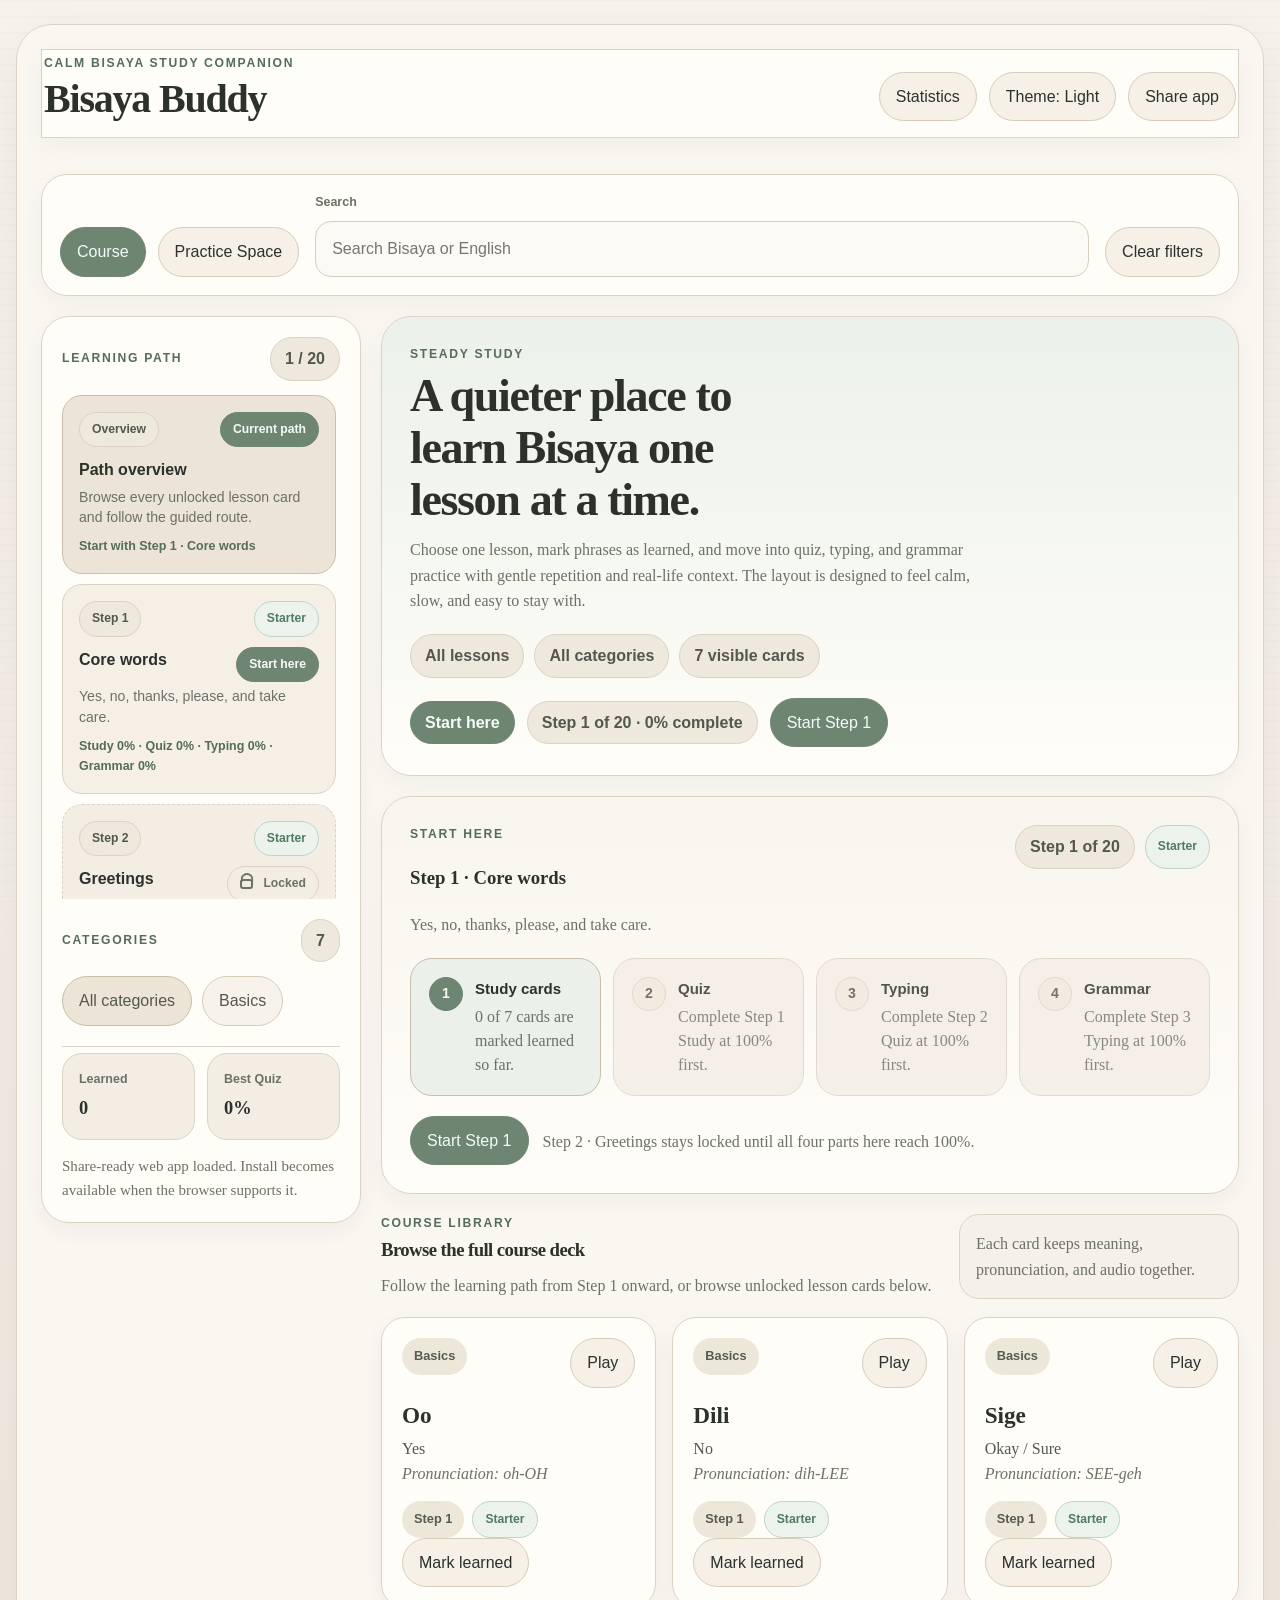
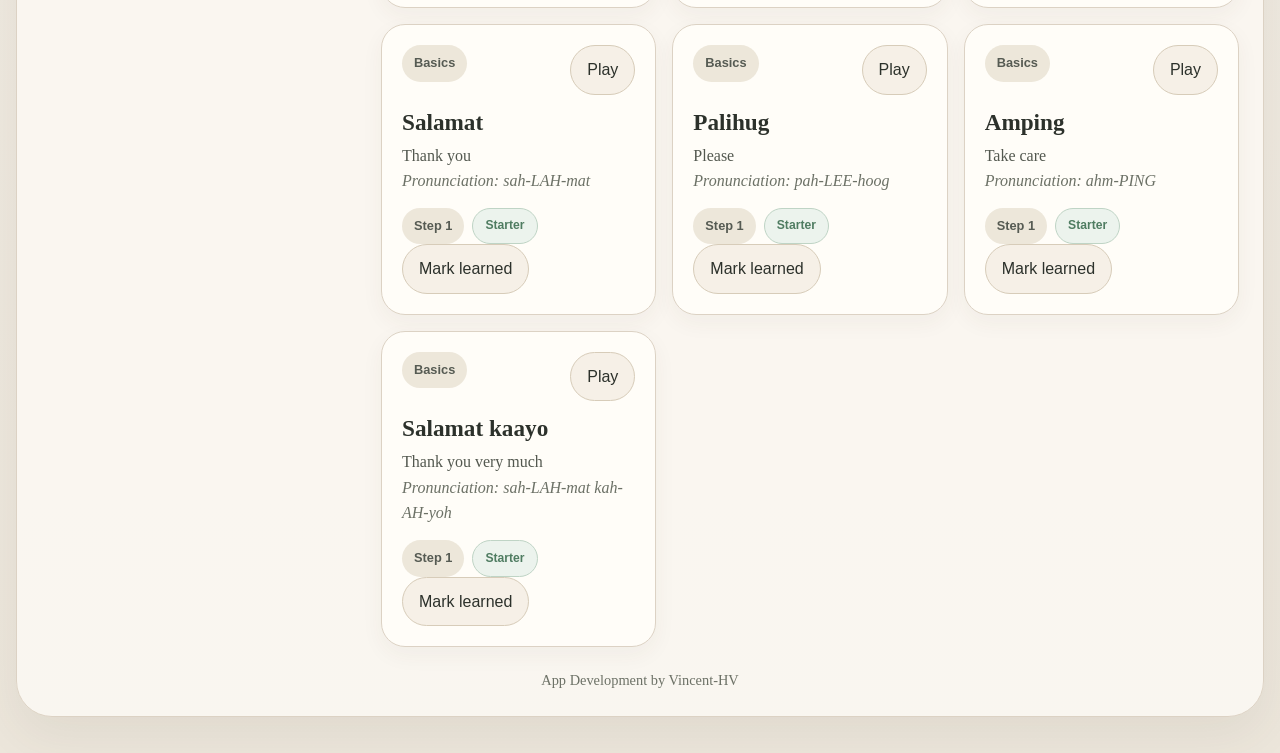
<file: index.html>
<!DOCTYPE html>
<html lang="en">
  <head>
    <meta charset="UTF-8" />
    <meta
      name="viewport"
      content="width=device-width, initial-scale=1.0, maximum-scale=1.0, user-scalable=no, viewport-fit=cover"
    />
    <meta
      name="description"
      content="Learn Bisaya with English translations, pronunciation guides, audio, and quizzes."
    />
    <meta name="format-detection" content="telephone=no" />
    <meta name="theme-color" content="#ece6db" />
    <meta name="mobile-web-app-capable" content="yes" />
    <meta name="apple-mobile-web-app-capable" content="yes" />
    <meta name="apple-mobile-web-app-status-bar-style" content="default" />
    <meta name="apple-mobile-web-app-title" content="Bisaya Buddy" />
    <title>Bisaya Buddy</title>
    <link rel="manifest" href="manifest.webmanifest" />
    <link rel="icon" href="assets/icon.svg" type="image/svg+xml" />
    <link rel="apple-touch-icon" href="assets/icon-180.png" />
    <script>
      (() => {
        const storageKey = "bisaya-buddy-theme";
        let theme = "light";

        try {
          const stored = window.localStorage.getItem(storageKey);
          if (stored === "\"dark\"" || stored === "\"light\"") {
            theme = JSON.parse(stored);
          } else if (stored === "dark" || stored === "light") {
            theme = stored;
          } else if (
            window.matchMedia &&
            window.matchMedia("(prefers-color-scheme: dark)").matches
          ) {
            theme = "dark";
          }
        } catch (error) {
          if (
            window.matchMedia &&
            window.matchMedia("(prefers-color-scheme: dark)").matches
          ) {
            theme = "dark";
          }
        }

        document.documentElement.dataset.theme = theme;
        document.documentElement.style.colorScheme = theme;
      })();
    </script>
    <link rel="stylesheet" href="styles.css" />
    <script src="lesson-data.js" defer></script>
    <script src="app.js" defer></script>
  </head>
  <body>
    <div class="window-shell">
      <section id="ios-welcome-screen" class="ios-welcome-screen" hidden>
        <div class="ios-welcome-card material-panel">
          <p class="eyebrow">Bisaya Buddy</p>
          <h2>Welcome, start your Bisaya journey.</h2>
          <p class="section-copy">
            Your current lesson stays centered, every exercise opens in its own
            focused lane, and the next step appears only when you are ready for it.
          </p>
          <div class="ios-welcome-pills">
            <span id="ios-welcome-lesson" class="glass-pill">Lesson 1</span>
            <span class="glass-pill">Focused lesson flow</span>
          </div>
          <button
            id="ios-welcome-start"
            class="toolbar-button primary ios-cta-button"
            type="button"
          >
            Start Learning Bisaya
          </button>
        </div>
      </section>

      <section id="ios-complete-modal" class="ios-complete-modal" hidden>
        <div
          class="ios-complete-card material-panel"
          role="dialog"
          aria-modal="true"
          aria-labelledby="ios-complete-title"
        >
          <p class="eyebrow">Lesson Complete</p>
          <h2 id="ios-complete-title">Congratulations, you finished Lesson 1</h2>
          <p id="ios-complete-copy" class="section-copy">
            Lesson 2 is ready whenever you want to continue.
          </p>
          <div class="ios-complete-actions">
            <button
              id="ios-complete-next"
              class="toolbar-button primary ios-cta-button"
              type="button"
            >
              Get to Lesson 2
            </button>
            <button id="ios-complete-stay" class="toolbar-button" type="button">
              Stay on this lesson
            </button>
          </div>
        </div>
      </section>

      <header class="window-chrome glass-panel">
        <div class="window-title-group">
          <p class="window-kicker">Calm Bisaya Study Companion</p>
          <h1 class="window-title">Bisaya Buddy</h1>
        </div>
        <div class="window-actions">
          <button
            id="stats-toggle"
            class="toolbar-button"
            type="button"
            aria-expanded="false"
            aria-controls="stats-panel"
          >
            Statistics
          </button>
          <button id="theme-toggle" class="toolbar-button theme-toggle" type="button">
            Theme: Light
          </button>
          <button id="install-app" class="toolbar-button primary" type="button" hidden>
            Install app
          </button>
          <button id="share-app" class="toolbar-button" type="button">
            Share app
          </button>
        </div>
      </header>

      <section class="stats-strip">
        <aside id="stats-panel" class="stats-panel material-panel" hidden>
          <div class="stats-panel-header">
            <div>
              <p class="eyebrow">Statistics</p>
              <h3 id="stats-title">Course progress</h3>
              <p id="stats-copy" class="section-copy">
                Track your progress here. Each practice session now uses 35 adaptive questions.
              </p>
            </div>
            <span id="stats-focus-pill" class="glass-pill">0 focus items</span>
          </div>

          <div class="stats-grid">
            <div class="mini-stat">
              <span class="mini-label">Completed Steps</span>
              <strong id="stats-completed-steps">0 / 0</strong>
            </div>
            <div class="mini-stat">
              <span class="mini-label">Current Step</span>
              <strong id="stats-current-step">0 · 0%</strong>
            </div>
            <div class="mini-stat">
              <span class="mini-label">Practice Accuracy</span>
              <strong id="stats-accuracy">0%</strong>
            </div>
            <div class="mini-stat">
              <span class="mini-label">Total Attempts</span>
              <strong id="stats-attempts">0</strong>
            </div>
          </div>

          <div>
            <p class="mini-label">Current Step Breakdown</p>
            <div id="stats-track-list" class="stats-track-list"></div>
          </div>

          <div>
            <p class="mini-label">Needs More Practice</p>
            <div id="stats-focus-list" class="stats-focus-list"></div>
          </div>

          <p id="stats-recommendation" class="stats-recommendation">
            Statistics will appear here once you start practicing.
          </p>
        </aside>
      </section>

      <section class="floating-toolbar glass-panel">
        <div class="tabs" role="tablist" aria-label="App sections">
          <button class="tab is-active" type="button" data-tab="course">
            Course
          </button>
          <button class="tab" type="button" data-tab="lesson">Practice Space</button>
        </div>

        <label class="search-shell" aria-label="Search the deck">
          <span class="search-label">Search</span>
          <input
            id="search-input"
            type="search"
            placeholder="Search Bisaya or English"
          />
        </label>

        <button id="clear-filters" class="toolbar-button" type="button">
          Clear filters
        </button>
      </section>

      <div class="workspace">
        <aside class="sidebar glass-panel">
          <section class="sidebar-section">
            <div class="section-heading">
              <p class="section-kicker">Learning Path</p>
              <span id="lesson-count" class="counter-pill">0</span>
            </div>
            <div id="lesson-list" class="lesson-list"></div>
          </section>

          <section class="sidebar-section">
            <div class="section-heading">
              <p class="section-kicker">Categories</p>
              <span id="card-count" class="counter-pill">0</span>
            </div>
            <div id="category-list" class="chip-list"></div>
          </section>

          <section class="sidebar-section sidebar-foot">
            <div class="mini-stat-stack">
              <div class="mini-stat">
                <span class="mini-label">Learned</span>
                <strong id="learned-count">0</strong>
              </div>
              <div class="mini-stat">
                <span class="mini-label">Best Quiz</span>
                <strong id="best-score">0</strong>
              </div>
            </div>

            <p id="app-status" class="app-status">
              Ready as a shareable web app. For full install support, open it on
              localhost or a secure https link.
            </p>
          </section>
        </aside>

        <main class="content-region">
          <section class="hero-panel material-panel">
            <div class="hero-copy">
              <p class="eyebrow">Steady Study</p>
              <h2>A quieter place to learn Bisaya one lesson at a time.</h2>
              <p class="hero-text">
                Choose one lesson, mark phrases as learned, and move into quiz,
                typing, and grammar practice with gentle repetition and
                real-life context. The layout is designed to feel calm, slow,
                and easy to stay with.
              </p>
            </div>

            <div class="hero-badges">
              <span id="active-lesson" class="glass-pill">All lessons</span>
              <span id="active-category" class="glass-pill">All categories</span>
              <span id="active-count" class="glass-pill">0 visible cards</span>
            </div>

            <div class="hero-actions">
              <span id="selected-lesson-status" class="glass-pill">Not started</span>
              <span id="selected-lesson-progress" class="glass-pill">0% step progress</span>
              <button id="start-selected-lesson" class="toolbar-button primary" type="button">
                Start current step
              </button>
            </div>
          </section>

          <section class="path-panel material-panel">
            <div class="path-header">
              <div>
                <p class="eyebrow">Start Here</p>
                <h3 id="path-title">Step 1 · Core words</h3>
                <p id="path-copy" class="section-copy">
                  Finish each step in order. You only unlock the next lesson after
                  the current step reaches 100% in Study, Quiz, Typing, and Grammar.
                </p>
              </div>
              <div class="path-badges">
                <span id="path-step-pill" class="glass-pill">Step 1 of 20</span>
                <span id="path-difficulty" class="difficulty-tag starter">Starter</span>
              </div>
            </div>

            <div class="path-grid">
              <article class="path-check">
                <span class="path-check-step">1</span>
                <div>
                  <strong>Study cards</strong>
                  <p id="path-study-state">Mark all lesson cards as learned.</p>
                </div>
              </article>
              <article class="path-check">
                <span class="path-check-step">2</span>
                <div>
                  <strong>Quiz</strong>
                  <p id="path-quiz-state">Reach 100% to move forward.</p>
                </div>
              </article>
              <article class="path-check">
                <span class="path-check-step">3</span>
                <div>
                  <strong>Typing</strong>
                  <p id="path-typing-state">Repeat and type until you hit 100%.</p>
                </div>
              </article>
              <article class="path-check">
                <span class="path-check-step">4</span>
                <div>
                  <strong>Grammar</strong>
                  <p id="path-grammar-state">Complete the final lesson step at 100%.</p>
                </div>
              </article>
            </div>

            <div class="path-actions">
              <button id="path-start-button" class="toolbar-button primary" type="button">
                Start current step
              </button>
              <p id="path-footnote" class="path-footnote">
                The next lesson unlocks automatically after all four parts are complete.
              </p>
            </div>
          </section>

          <section id="course-view" class="view is-active" aria-label="Course view">
            <div class="view-header">
              <div>
                <p class="eyebrow">Course Library</p>
                <h3 id="study-title">Browse the current deck</h3>
                <p id="study-summary" class="section-copy">
                  Pick a lesson on the left or search for a phrase to narrow the
                  deck.
                </p>
              </div>
              <div class="glass-note">
                Each card keeps meaning, pronunciation, and audio together.
              </div>
            </div>

            <div id="empty-state" class="empty-state" hidden>
              No cards match the current filters yet.
            </div>

            <div id="card-grid" class="card-grid"></div>
          </section>

          <section id="lesson-view" class="view" aria-label="Lesson workspace">
            <article class="lesson-shell material-panel">
              <div id="ios-top-bar" class="ios-top-bar">
                <div class="ios-journey-shell">
                  <div class="ios-journey-header">
                    <div>
                      <p class="eyebrow">Your Progress</p>
                      <h3 id="ios-journey-title">Lesson 1 of 20</h3>
                    </div>
                    <span id="ios-journey-pill" class="glass-pill">0% complete</span>
                  </div>

                  <div class="ios-journey-track" aria-hidden="true">
                    <div id="ios-journey-bar" class="ios-journey-bar"></div>
                  </div>
                </div>

                <div class="lesson-header">
                  <div>
                    <p class="eyebrow">Current Lesson</p>
                    <h3 id="lesson-title">Choose a step and press start</h3>
                    <p id="lesson-summary" class="section-copy">
                      Each step gets its own focused workspace with a guided order
                      from Study to Quiz, Typing, and Grammar.
                    </p>
                  </div>
                  <div class="lesson-header-actions">
                    <span id="lesson-status" class="glass-pill">Not started</span>
                    <span id="lesson-progress-text" class="glass-pill">0% complete</span>
                    <button id="back-to-course" class="toolbar-button" type="button">
                      Back to course
                    </button>
                  </div>
                </div>

                <div class="lesson-progress-track" aria-hidden="true">
                  <div id="lesson-progress-bar" class="lesson-progress-bar"></div>
                </div>

                <div class="lesson-stats">
                  <div class="mini-stat">
                    <span class="mini-label">Step</span>
                    <strong id="lesson-cards-count">0</strong>
                  </div>
                  <div class="mini-stat">
                    <span class="mini-label">Learned</span>
                    <strong id="lesson-learned-count">0%</strong>
                  </div>
                  <div class="mini-stat">
                    <span class="mini-label">Best Quiz</span>
                    <strong id="lesson-quiz-best">0%</strong>
                  </div>
                  <div class="mini-stat">
                    <span class="mini-label">Typing</span>
                    <strong id="lesson-typing-best">0%</strong>
                  </div>
                  <div class="mini-stat">
                    <span class="mini-label">Grammar</span>
                    <strong id="lesson-grammar-best">0%</strong>
                  </div>
                </div>

                <div class="exercise-tabs" role="tablist" aria-label="Lesson exercises">
                  <button class="exercise-tab is-active" type="button" data-exercise="study">
                    Step 1 Study
                  </button>
                  <button class="exercise-tab" type="button" data-exercise="quiz">
                    Step 2 Quiz
                  </button>
                  <button class="exercise-tab" type="button" data-exercise="typing">
                    Step 3 Typing
                  </button>
                  <button class="exercise-tab" type="button" data-exercise="grammar">
                    Step 4 Grammar
                  </button>
                </div>
              </div>

              <div id="lesson-empty" class="empty-state">
                Open a lesson to bring it into this focused workspace.
              </div>

              <div id="lesson-body" class="lesson-body" hidden>
                <section id="exercise-study" class="exercise-pane is-active">
                  <div class="view-header compact">
                    <div>
                      <p class="eyebrow">Lesson Deck</p>
                      <h3>Learn the lesson phrases</h3>
                      <p class="section-copy">
                        Audio, English translation, and pronunciation stay together.
                      </p>
                    </div>
                    <div class="glass-note">
                      Mark cards as learned while you work through the lesson.
                    </div>
                  </div>

                  <div id="lesson-study-grid" class="card-grid"></div>
                  <div id="lesson-study-controls" class="study-card-controls" hidden>
                    <button id="lesson-study-prev" class="toolbar-button" type="button">
                      Previous item
                    </button>
                    <span id="lesson-study-counter" class="glass-pill">1 / 1</span>
                    <button
                      id="lesson-study-next"
                      class="toolbar-button primary"
                      type="button"
                    >
                      Next item
                    </button>
                  </div>

                  <article class="study-next-panel material-panel">
                    <div class="study-next-header">
                      <div>
                        <p class="eyebrow">Next Step</p>
                        <h3 id="study-next-title">Finish Step 1 Study to unlock Step 2 Quiz.</h3>
                        <p id="study-next-copy" class="section-copy">
                          Finish this step's cards first, then move forward through the next parts in order.
                        </p>
                      </div>
                      <span id="study-next-pill" class="glass-pill">0 / 4 parts complete</span>
                    </div>

                    <div class="study-next-actions">
                      <button
                        class="toolbar-button primary study-nav-button"
                        type="button"
                        data-exercise="quiz"
                        disabled
                      >
                        Go to Quiz
                      </button>
                      <button
                        class="toolbar-button study-nav-button"
                        type="button"
                        data-exercise="typing"
                        disabled
                      >
                        Go to Typing
                      </button>
                      <button
                        class="toolbar-button study-nav-button"
                        type="button"
                        data-exercise="grammar"
                        disabled
                      >
                        Go to Grammar
                      </button>
                    </div>
                  </article>
                </section>

                <section id="exercise-quiz" class="exercise-pane">
                  <div class="view-header compact">
                    <div>
                      <p class="eyebrow">Lesson Quiz</p>
                      <h3>Reach 100% to complete Step 2</h3>
                      <p class="section-copy">
                        Perfect recall unlocks Step 3 Typing.
                      </p>
                    </div>
                    <label class="mode-shell">
                      <span class="search-label">Quiz mode</span>
                      <select id="lesson-quiz-mode">
                        <option value="bisayaToEnglish">Bisaya to English</option>
                        <option value="englishToBisaya">English to Bisaya</option>
                        <option value="listenToBisaya">Listen and choose</option>
                      </select>
                    </label>
                  </div>

                    <div class="quiz-stats">
                      <div class="mini-stat">
                        <span class="mini-label">Question</span>
                        <strong id="lesson-quiz-progress">0 / 35</strong>
                      </div>
                      <div class="mini-stat">
                        <span class="mini-label">Score</span>
                      <strong id="lesson-quiz-score">0</strong>
                    </div>
                  </div>

                  <article class="quiz-card material-panel">
                    <p class="quiz-kicker">Ready to practice?</p>
                    <h3 id="lesson-quiz-prompt">Choose a quiz mode to begin.</h3>
                    <p id="lesson-quiz-helper" class="quiz-helper">
                      This quiz only uses the lesson you started.
                    </p>
                    <div id="lesson-quiz-audio-wrap" class="quiz-audio-wrap" hidden>
                      <button
                        id="lesson-quiz-audio-button"
                        class="toolbar-button primary"
                        type="button"
                      >
                        Play audio
                      </button>
                    </div>
                    <div id="lesson-quiz-options" class="quiz-options"></div>
                    <div class="quiz-actions">
                      <button id="lesson-start-quiz" class="toolbar-button primary" type="button">
                        Start quiz
                      </button>
                      <button
                        id="lesson-next-question"
                        class="toolbar-button"
                        type="button"
                        hidden
                      >
                        Next question
                      </button>
                    </div>
                    <p id="lesson-quiz-feedback" class="quiz-feedback" aria-live="polite"></p>
                  </article>
                </section>

                <section id="exercise-typing" class="exercise-pane">
                  <article class="practice-card material-panel">
                    <div class="view-header compact practice-header">
                      <div>
                        <p class="eyebrow">Typing Coach</p>
                        <h3 id="typing-prompt">Type the Bisaya phrase from the English clue.</h3>
                        <p id="typing-helper" class="section-copy">
                          You will get spelling support if you are close.
                        </p>
                      </div>
                      <div class="practice-overview">
                        <div class="mini-stat">
                          <span class="mini-label">Progress</span>
                          <strong id="typing-progress">0 / 35</strong>
                        </div>
                        <div class="mini-stat">
                          <span class="mini-label">Typing score</span>
                          <strong id="typing-score">0%</strong>
                        </div>
                      </div>
                    </div>

                    <label class="typing-shell">
                      <span class="search-label">Your answer</span>
                      <input
                        id="typing-input"
                        class="typing-input"
                        type="text"
                        autocomplete="off"
                        placeholder="Type the Bisaya phrase here"
                      />
                    </label>

                    <p id="typing-hint" class="hint-text">Hints will appear here.</p>
                    <p id="typing-feedback" class="quiz-feedback" aria-live="polite"></p>

                    <div class="quiz-actions practice-actions">
                      <button id="start-typing" class="toolbar-button primary" type="button">
                        Start typing
                      </button>
                      <button id="check-typing" class="toolbar-button" type="button">
                        Check answer
                      </button>
                      <button id="next-typing" class="toolbar-button" type="button" hidden>
                        Next phrase
                      </button>
                      <button id="reveal-typing" class="toolbar-button" type="button">
                        Hint / answer
                      </button>
                    </div>
                  </article>
                </section>

                <section id="exercise-grammar" class="exercise-pane">
                  <article class="practice-card material-panel">
                    <div class="view-header compact practice-header">
                      <div>
                        <p class="eyebrow">Grammar Exercise</p>
                        <h3 id="grammar-prompt">Fill in the missing Bisaya word.</h3>
                        <p id="grammar-helper" class="section-copy">
                          These exercises focus on sentence patterns and spelling.
                        </p>
                      </div>
                      <div class="practice-overview">
                        <div class="mini-stat">
                          <span class="mini-label">Progress</span>
                          <strong id="grammar-progress">0 / 35</strong>
                        </div>
                        <div class="mini-stat">
                          <span class="mini-label">Grammar score</span>
                          <strong id="grammar-score">0%</strong>
                        </div>
                      </div>
                    </div>

                    <p id="grammar-sentence" class="grammar-sentence">
                      The sentence with a blank will appear here.
                    </p>

                    <label class="typing-shell">
                      <span class="search-label">Missing word</span>
                      <input
                        id="grammar-input"
                        class="typing-input"
                        type="text"
                        autocomplete="off"
                        placeholder="Type the missing Bisaya word"
                      />
                    </label>

                    <p id="grammar-hint" class="hint-text">Hints will appear here.</p>
                    <p id="grammar-feedback" class="quiz-feedback" aria-live="polite"></p>

                    <div class="quiz-actions practice-actions">
                      <button id="start-grammar" class="toolbar-button primary" type="button">
                        Start grammar
                      </button>
                      <button id="check-grammar" class="toolbar-button" type="button">
                        Check answer
                      </button>
                      <button id="next-grammar" class="toolbar-button" type="button" hidden>
                        Next sentence
                      </button>
                      <button id="reveal-grammar" class="toolbar-button" type="button">
                        Hint / answer
                      </button>
                    </div>
                  </article>
                </section>
              </div>
            </article>
          </section>
        </main>
      </div>

      <footer class="app-footer">
        <p>App Development by Vincent-HV</p>
      </footer>
    </div>
  </body>
</html>
</file>
<file: styles.css>
:root {
  color-scheme: light;
  --safe-top: env(safe-area-inset-top, 0px);
  --safe-right: env(safe-area-inset-right, 0px);
  --safe-bottom: env(safe-area-inset-bottom, 0px);
  --safe-left: env(safe-area-inset-left, 0px);
  --page-bg: #f5f1ea;
  --page-bg-alt: #ece6db;
  --page-ink: #2c312b;
  --muted: #6c7166;
  --muted-strong: #53584f;
  --line: #ddd4c7;
  --line-strong: #cfc2b1;
  --shell-bg: rgba(251, 248, 242, 0.9);
  --panel-bg: #fffdf8;
  --panel-muted: #f3ede4;
  --panel-soft: #f7f3eb;
  --panel-border: #dcd2c4;
  --panel-shadow: 0 18px 48px rgba(72, 63, 49, 0.08);
  --shadow-soft: 0 8px 22px rgba(72, 63, 49, 0.05);
  --accent: #6d8571;
  --accent-strong: #556c59;
  --accent-soft: #e3ece4;
  --accent-border: #bfd0c1;
  --accent-text: #f7fbf7;
  --button-bg: #f6f0e7;
  --button-hover-bg: #eee6da;
  --button-border: #d7ccb9;
  --input-bg: #fcfaf5;
  --input-border: #d8cebe;
  --input-focus: #8ea593;
  --pill-bg: #efe8dc;
  --lesson-bg: #f5efe6;
  --lesson-hover-bg: #eee7da;
  --selection-bg: #ece4d7;
  --selection-border: #cabdaa;
  --note-bg: #f6f1e8;
  --meta-chip-bg: #ede7da;
  --meta-chip-ink: #565b53;
  --empty-bg: #f4eee6;
  --empty-border: #d8ccbd;
  --choice-bg: #f7f3eb;
  --success: #4f7c61;
  --success-bg: #e8f1eb;
  --success-border: #bfd4c5;
  --danger: #9a5a60;
  --danger-bg: #f8eded;
  --danger-border: #e3c7ca;
  --radius-xl: 32px;
  --radius-lg: 24px;
  --radius-md: 18px;
  --radius-sm: 14px;
  --font-ui: "Avenir Next", "Optima", "Segoe UI", sans-serif;
  --font-copy: "Charter", Georgia, serif;
  --font-display: "Baskerville", "Times New Roman", serif;
}

html[data-theme="dark"] {
  color-scheme: dark;
  --page-bg: #202520;
  --page-bg-alt: #292e29;
  --page-ink: #f2efe8;
  --muted: #b8b3a8;
  --muted-strong: #dfdbd1;
  --line: #41473f;
  --line-strong: #555d53;
  --shell-bg: rgba(39, 44, 39, 0.88);
  --panel-bg: #2d322d;
  --panel-muted: #343934;
  --panel-soft: #303630;
  --panel-border: #454b43;
  --panel-shadow: 0 24px 58px rgba(0, 0, 0, 0.22);
  --shadow-soft: 0 10px 24px rgba(0, 0, 0, 0.18);
  --accent: #92ab95;
  --accent-strong: #b8c9b8;
  --accent-soft: #374238;
  --accent-border: #57695a;
  --accent-text: #182018;
  --button-bg: #373c37;
  --button-hover-bg: #414741;
  --button-border: #515850;
  --input-bg: #2f342f;
  --input-border: #4d534c;
  --input-focus: #9fb6a2;
  --pill-bg: #393e39;
  --lesson-bg: #333833;
  --lesson-hover-bg: #3a403a;
  --selection-bg: #414841;
  --selection-border: #657264;
  --note-bg: #333834;
  --meta-chip-bg: #3a403a;
  --meta-chip-ink: #d8dfd4;
  --empty-bg: #333833;
  --empty-border: #4c524c;
  --choice-bg: #343934;
  --success: #95cbab;
  --success-bg: #243328;
  --success-border: #466a52;
  --danger: #f0b5ba;
  --danger-bg: #472c31;
  --danger-border: #704249;
}

* {
  box-sizing: border-box;
}

html,
body {
  min-height: 100%;
  margin: 0;
}

html {
  -webkit-text-size-adjust: 100%;
}

body {
  position: relative;
  min-height: 100svh;
  color: var(--page-ink);
  font-family: var(--font-copy);
  line-height: 1.6;
  background: linear-gradient(180deg, var(--page-bg), var(--page-bg-alt));
  overscroll-behavior-y: none;
  transition:
    background 220ms ease,
    color 220ms ease;
}

body::before {
  content: "";
  position: fixed;
  inset: 0;
  pointer-events: none;
  background:
    linear-gradient(rgba(255, 255, 255, 0.12), rgba(255, 255, 255, 0.12)) 0 0 / 100% 1px,
    linear-gradient(90deg, rgba(255, 255, 255, 0.06), rgba(255, 255, 255, 0.06)) 0 0 / 1px 100%,
    repeating-linear-gradient(
      180deg,
      rgba(120, 110, 93, 0.03),
      rgba(120, 110, 93, 0.03) 2px,
      transparent 2px,
      transparent 16px
    );
  opacity: 0.55;
}

button,
input,
select {
  font: inherit;
  touch-action: manipulation;
}

button,
input,
select,
.window-kicker,
.section-kicker,
.eyebrow,
.quiz-kicker,
.search-label,
.mini-label,
.lesson-item,
.chip,
.counter-pill,
.glass-pill,
.toolbar-button,
.tab,
.sound-button,
.learn-button,
.choice-button,
.exercise-tab,
.meta-chip {
  font-family: var(--font-ui);
}

.backdrop-orb,
.backdrop-grid,
.traffic-lights {
  display: none;
}

.window-shell {
  position: relative;
  z-index: 1;
  width: min(1380px, calc(100% - 32px - var(--safe-left) - var(--safe-right)));
  margin: calc(24px + var(--safe-top)) auto calc(36px + var(--safe-bottom));
  padding: 24px;
  border-radius: 36px;
  background: var(--shell-bg);
  border: 1px solid var(--panel-border);
  box-shadow: var(--panel-shadow);
}

.glass-panel,
.material-panel,
.sidebar,
.study-card,
.quiz-card,
.practice-card,
.lesson-shell,
.study-next-panel {
  background: var(--panel-bg);
  border: 1px solid var(--panel-border);
  box-shadow: var(--shadow-soft);
}

.window-chrome {
  display: grid;
  grid-template-columns: minmax(0, 1fr) auto;
  gap: 18px;
  align-items: end;
  padding: 4px 2px 16px;
  border-bottom: 1px solid var(--line);
}

.window-title-group {
  display: grid;
  gap: 4px;
}

.window-kicker,
.section-kicker,
.eyebrow,
.quiz-kicker {
  margin: 0;
  color: var(--accent-strong);
  font-size: 0.76rem;
  font-weight: 700;
  letter-spacing: 0.14em;
  text-transform: uppercase;
}

.window-title {
  margin: 0;
  font-family: var(--font-display);
  font-size: clamp(1.8rem, 3.2vw, 2.5rem);
  line-height: 1.1;
  letter-spacing: -0.03em;
}

.window-actions,
.tabs,
.hero-badges,
.hero-actions,
.card-actions,
.quiz-actions,
.chip-list,
.lesson-header-actions,
.study-next-actions {
  display: flex;
  flex-wrap: wrap;
  gap: 12px;
}

.toolbar-button,
.tab,
.sound-button,
.learn-button,
.choice-button,
.exercise-tab,
.chip {
  appearance: none;
  display: inline-flex;
  align-items: center;
  justify-content: center;
  gap: 8px;
  padding: 11px 16px;
  border-radius: 999px;
  border: 1px solid var(--button-border);
  background: var(--button-bg);
  color: var(--page-ink);
  cursor: pointer;
  transition:
    background-color 160ms ease,
    border-color 160ms ease,
    color 160ms ease,
    transform 160ms ease;
}

.toolbar-button:hover,
.tab:hover,
.sound-button:hover,
.learn-button:hover,
.choice-button:hover,
.exercise-tab:hover,
.chip:hover,
.lesson-item:hover {
  background: var(--button-hover-bg);
  transform: translateY(-1px);
}

.toolbar-button.primary,
.toolbar-button.is-active,
.tab.is-active,
.exercise-tab.is-active {
  background: var(--accent);
  border-color: var(--accent);
  color: var(--accent-text);
}

.toolbar-button:disabled,
.sound-button:disabled,
.learn-button:disabled,
.choice-button:disabled,
.chip:disabled {
  opacity: 0.55;
  cursor: not-allowed;
  transform: none;
}

.theme-toggle {
  min-width: 124px;
}

.stats-strip {
  display: flex;
  justify-content: flex-end;
  margin-top: 18px;
}

.stats-panel {
  width: min(430px, 100%);
  padding: 24px;
  border-radius: 28px;
  display: grid;
  gap: 18px;
  background:
    linear-gradient(180deg, color-mix(in srgb, var(--panel-soft) 78%, var(--panel-bg)), var(--panel-bg));
}

.stats-panel[hidden] {
  display: none;
}

.stats-panel-header {
  display: grid;
  grid-template-columns: minmax(0, 1fr) auto;
  gap: 16px;
  align-items: start;
}

.stats-grid {
  display: grid;
  grid-template-columns: repeat(2, minmax(0, 1fr));
  gap: 12px;
}

.stats-track-list,
.stats-focus-list {
  display: grid;
  gap: 10px;
  margin-top: 10px;
  -webkit-overflow-scrolling: touch;
}

.stats-track-row,
.stats-focus-item,
.stats-empty {
  padding: 14px 16px;
  border-radius: 18px;
  border: 1px solid var(--panel-border);
  background: var(--panel-soft);
}

.stats-track-row {
  display: grid;
  grid-template-columns: minmax(0, 1fr) auto;
  gap: 12px;
  align-items: center;
}

.stats-track-row strong,
.stats-focus-item strong {
  display: block;
  font-family: var(--font-ui);
}

.stats-track-row p,
.stats-focus-item p,
.stats-focus-item span,
.stats-empty,
.stats-recommendation {
  margin: 4px 0 0;
  color: var(--muted);
  line-height: 1.5;
}

.stats-focus-item span {
  display: block;
  font-size: 0.84rem;
  color: var(--accent-strong);
  font-weight: 700;
}

.stats-recommendation {
  margin: 0;
  padding-top: 4px;
  color: var(--accent-strong);
}

.floating-toolbar {
  margin-top: 18px;
  padding: 18px;
  border-radius: 26px;
  display: grid;
  grid-template-columns: auto minmax(0, 1fr) auto;
  gap: 16px;
  align-items: end;
}

.search-shell,
.mode-shell {
  display: grid;
  gap: 8px;
}

.search-label {
  font-size: 0.78rem;
  font-weight: 700;
  color: var(--muted);
}

.search-shell input,
.mode-shell select,
.typing-input {
  width: 100%;
  min-width: 0;
  font-size: 16px;
  padding: 14px 16px;
  border-radius: 16px;
  border: 1px solid var(--input-border);
  background: var(--input-bg);
  color: var(--page-ink);
  transition:
    border-color 160ms ease,
    background-color 160ms ease,
    box-shadow 160ms ease;
}

.search-shell input:focus,
.mode-shell select:focus,
.typing-input:focus {
  outline: none;
  border-color: var(--input-focus);
  box-shadow: 0 0 0 4px color-mix(in srgb, var(--accent) 18%, transparent);
}

.workspace {
  margin-top: 20px;
  display: grid;
  grid-template-columns: 320px minmax(0, 1fr);
  gap: 20px;
  align-items: start;
}

.sidebar {
  position: sticky;
  top: 18px;
  padding: 20px;
  border-radius: 28px;
  display: grid;
  gap: 20px;
}

.sidebar-section {
  display: grid;
  gap: 14px;
}

.sidebar-foot {
  padding-top: 6px;
  border-top: 1px solid var(--line);
}

.section-heading {
  display: flex;
  align-items: center;
  justify-content: space-between;
  gap: 12px;
}

.counter-pill,
.glass-pill {
  display: inline-flex;
  align-items: center;
  justify-content: center;
  min-height: 36px;
  padding: 8px 14px;
  border-radius: 999px;
  border: 1px solid var(--panel-border);
  background: var(--pill-bg);
  color: var(--muted-strong);
  font-weight: 700;
}

.lesson-list {
  display: grid;
  gap: 10px;
  max-height: min(56vh, 820px);
  overflow: auto;
  -webkit-overflow-scrolling: touch;
  padding-right: 4px;
}

.lesson-item {
  text-align: left;
  border-radius: 20px;
  border: 1px solid var(--panel-border);
  background: var(--lesson-bg);
  color: var(--page-ink);
  padding: 16px;
  cursor: pointer;
  transition:
    background-color 160ms ease,
    border-color 160ms ease,
    transform 160ms ease;
}

.lesson-item.is-active,
.chip.is-active,
.learn-button.is-on {
  background: var(--selection-bg);
  border-color: var(--selection-border);
}

.lesson-item:disabled {
  opacity: 1;
}

.lesson-item.is-locked {
  cursor: not-allowed;
  background: var(--panel-muted);
  border-style: dashed;
}

.lesson-item.is-locked:hover {
  background: var(--panel-muted);
  transform: none;
}

.lesson-card-top,
.lesson-title-row {
  display: flex;
  align-items: center;
  justify-content: space-between;
  gap: 12px;
}

.lesson-card-top {
  margin-bottom: 10px;
}

.lesson-title-row {
  align-items: flex-start;
}

.lesson-step-badge,
.lesson-status-tag,
.difficulty-tag {
  display: inline-flex;
  align-items: center;
  justify-content: center;
  gap: 8px;
  padding: 7px 12px;
  border-radius: 999px;
  border: 1px solid var(--panel-border);
  font-family: var(--font-ui);
  font-size: 0.76rem;
  font-weight: 700;
  white-space: nowrap;
}

.lesson-step-badge {
  background: var(--pill-bg);
  color: var(--muted-strong);
}

.difficulty-tag {
  background: var(--meta-chip-bg);
  color: var(--meta-chip-ink);
}

.difficulty-tag.starter {
  background: color-mix(in srgb, var(--success-bg) 82%, var(--panel-bg));
  border-color: var(--success-border);
  color: var(--success);
}

.difficulty-tag.intermediate {
  background: color-mix(in srgb, #d4b06e 24%, var(--panel-bg));
  border-color: color-mix(in srgb, #b79149 34%, var(--panel-border));
  color: color-mix(in srgb, #6f531f 88%, var(--page-ink));
}

.difficulty-tag.hard {
  background: color-mix(in srgb, var(--danger-bg) 76%, var(--panel-bg));
  border-color: var(--danger-border);
  color: var(--danger);
}

.difficulty-tag.complete {
  background: var(--success-bg);
  border-color: var(--success-border);
  color: var(--success);
}

.lesson-status-tag.is-current,
.status-pill.is-current {
  background: var(--accent);
  border-color: var(--accent);
  color: var(--accent-text);
}

.lesson-status-tag.is-complete,
.status-pill.is-complete {
  background: var(--success-bg);
  border-color: var(--success-border);
  color: var(--success);
}

.lesson-status-tag.is-active,
.status-pill.is-active {
  background: var(--selection-bg);
  border-color: var(--selection-border);
  color: var(--page-ink);
}

.lesson-status-tag.is-ready,
.status-pill.is-ready {
  background: var(--pill-bg);
  color: var(--muted-strong);
}

.lesson-status-tag.is-locked,
.status-pill.is-locked {
  background: var(--panel-muted);
  border-color: var(--panel-border);
  color: var(--muted);
}

.lesson-lock {
  position: relative;
  display: inline-block;
  width: 13px;
  height: 10px;
  margin-right: 2px;
  border: 2px solid currentColor;
  border-radius: 3px;
}

.lesson-lock::before {
  content: "";
  position: absolute;
  left: 50%;
  bottom: calc(100% - 1px);
  width: 9px;
  height: 7px;
  border: 2px solid currentColor;
  border-bottom: 0;
  border-radius: 9px 9px 0 0;
  transform: translateX(-50%);
}

.lesson-title {
  display: block;
  font-weight: 700;
}

.lesson-summary {
  display: block;
  margin-top: 4px;
  color: var(--muted);
  font-size: 0.88rem;
  line-height: 1.45;
}

.lesson-meta-line {
  display: block;
  margin-top: 10px;
  color: var(--accent-strong);
  font-size: 0.78rem;
  font-weight: 700;
}

.chip-list {
  gap: 10px;
}

.chip {
  background: var(--panel-soft);
  color: var(--muted-strong);
}

.mini-stat-stack {
  display: grid;
  grid-template-columns: repeat(2, minmax(0, 1fr));
  gap: 12px;
}

.mini-stat {
  padding: 16px;
  border-radius: 20px;
  border: 1px solid var(--panel-border);
  background: var(--panel-muted);
  display: grid;
  gap: 4px;
}

.mini-label {
  font-size: 0.78rem;
  font-weight: 700;
  color: var(--muted);
}

.mini-stat strong {
  font-size: 1.15rem;
}

.app-status {
  margin: 0;
  color: var(--muted);
  font-size: 0.94rem;
  line-height: 1.6;
}

.content-region {
  display: grid;
  gap: 20px;
}

.hero-panel,
.path-panel,
.lesson-shell,
.quiz-card,
.practice-card {
  padding: 28px;
  border-radius: 30px;
}

.hero-panel {
  display: grid;
  gap: 20px;
  background:
    linear-gradient(180deg, color-mix(in srgb, var(--accent-soft) 70%, var(--panel-bg)), var(--panel-bg));
}

.hero-copy h2,
.view-header h3,
.quiz-card h3,
.study-next-header h3 {
  margin: 6px 0 0;
  font-family: var(--font-display);
  font-weight: 700;
  line-height: 1.12;
  letter-spacing: -0.03em;
}

.hero-copy h2 {
  font-size: clamp(2rem, 3.6vw, 3rem);
  max-width: 14ch;
}

.hero-text,
.section-copy,
.quiz-helper {
  margin: 12px 0 0;
  max-width: 70ch;
  color: var(--muted);
}

.hero-badges {
  gap: 10px;
}

.hero-actions {
  align-items: center;
}

.path-panel {
  display: grid;
  gap: 20px;
  background:
    linear-gradient(180deg, color-mix(in srgb, var(--panel-soft) 80%, var(--panel-bg)), var(--panel-bg));
}

.path-header {
  display: grid;
  grid-template-columns: minmax(0, 1fr) auto;
  gap: 18px;
  align-items: start;
}

.path-badges {
  display: flex;
  flex-wrap: wrap;
  justify-content: flex-end;
  gap: 10px;
}

.path-grid {
  display: grid;
  grid-template-columns: repeat(4, minmax(0, 1fr));
  gap: 12px;
}

.path-check {
  display: grid;
  grid-template-columns: auto minmax(0, 1fr);
  gap: 12px;
  padding: 18px;
  border-radius: 22px;
  border: 1px solid var(--panel-border);
  background: var(--panel-soft);
}

.path-check strong {
  display: block;
  font-family: var(--font-ui);
  font-size: 0.94rem;
}

.path-check p,
.path-footnote {
  margin: 4px 0 0;
  color: var(--muted);
  line-height: 1.5;
}

.path-check-step {
  display: inline-flex;
  align-items: center;
  justify-content: center;
  width: 34px;
  height: 34px;
  border-radius: 999px;
  background: var(--pill-bg);
  border: 1px solid var(--panel-border);
  color: var(--muted-strong);
  font-family: var(--font-ui);
  font-size: 0.88rem;
  font-weight: 700;
}

.path-check.is-current {
  background: color-mix(in srgb, var(--accent-soft) 70%, var(--panel-bg));
  border-color: var(--selection-border);
}

.path-check.is-current .path-check-step {
  background: var(--accent);
  border-color: var(--accent);
  color: var(--accent-text);
}

.path-check.is-complete {
  background: var(--success-bg);
  border-color: var(--success-border);
}

.path-check.is-complete .path-check-step {
  background: var(--success);
  border-color: var(--success);
  color: var(--panel-bg);
}

.path-check.is-locked {
  background: var(--panel-muted);
  opacity: 0.82;
}

.path-actions {
  display: flex;
  flex-wrap: wrap;
  align-items: center;
  gap: 14px;
}

.path-footnote {
  max-width: 64ch;
}

.view {
  display: none;
}

.view.is-active {
  display: block;
}

.view-header {
  display: grid;
  grid-template-columns: minmax(0, 1fr) auto;
  gap: 18px;
  align-items: start;
  margin-bottom: 18px;
}

.view-header.compact {
  margin-bottom: 0;
}

.glass-note {
  max-width: 280px;
  padding: 16px;
  border-radius: 20px;
  border: 1px solid var(--panel-border);
  background: var(--note-bg);
  color: var(--muted);
}

.lesson-header {
  display: grid;
  grid-template-columns: minmax(0, 1fr) auto;
  gap: 18px;
  align-items: start;
}

.lesson-header-actions {
  justify-content: flex-end;
}

.lesson-progress-track {
  width: 100%;
  height: 12px;
  border-radius: 999px;
  background: var(--panel-muted);
  overflow: hidden;
}

.lesson-progress-bar {
  width: 0;
  height: 100%;
  border-radius: inherit;
  background: linear-gradient(90deg, var(--accent), color-mix(in srgb, var(--accent) 62%, white));
  transition: width 180ms ease;
}

.lesson-stats,
.quiz-stats,
.practice-overview {
  display: grid;
  gap: 12px;
}

.lesson-stats {
  grid-template-columns: repeat(5, minmax(0, 1fr));
}

.quiz-stats,
.practice-overview {
  grid-template-columns: repeat(2, minmax(0, 1fr));
}

.exercise-tabs {
  display: inline-flex;
  flex-wrap: wrap;
  gap: 8px;
  padding: 6px;
  border-radius: 18px;
  background: var(--panel-muted);
  border: 1px solid var(--panel-border);
  width: fit-content;
}

.exercise-tab.is-complete:not(.is-active) {
  background: var(--success-bg);
  border-color: var(--success-border);
  color: var(--success);
}

.exercise-tab.is-locked {
  background: var(--panel-soft);
  color: var(--muted);
  opacity: 0.66;
}

.exercise-tab.is-locked:hover {
  background: var(--panel-soft);
  transform: none;
}

.lesson-body {
  display: grid;
  gap: 20px;
}

.ios-top-bar {
  display: contents;
}

.ios-journey-shell {
  display: none;
}

.exercise-pane {
  display: none;
}

.exercise-pane.is-active {
  display: block;
}

.typing-shell {
  display: grid;
  gap: 8px;
  padding: 18px;
  border-radius: 22px;
  border: 1px solid var(--panel-border);
  background: var(--panel-muted);
}

.typing-input:disabled {
  opacity: 0.72;
}

.hint-text {
  margin: 0;
  min-height: 1.5em;
  color: var(--muted);
}

.grammar-sentence {
  margin: 0;
  padding: 18px;
  border-radius: 22px;
  border: 1px dashed var(--empty-border);
  background: var(--empty-bg);
  color: var(--muted-strong);
  font-size: 1.05rem;
}

.study-next-panel {
  margin-top: 20px;
  padding: 24px;
  border-radius: 28px;
  display: grid;
  gap: 16px;
  background: linear-gradient(180deg, var(--accent-soft), var(--panel-bg));
}

.study-next-header {
  display: grid;
  grid-template-columns: minmax(0, 1fr) auto;
  gap: 16px;
  align-items: start;
}

.study-next-header h3 {
  font-size: 1.35rem;
}

.card-grid {
  display: grid;
  gap: 16px;
  grid-template-columns: repeat(auto-fit, minmax(260px, 1fr));
}

.study-card-controls {
  display: flex;
  align-items: center;
  justify-content: space-between;
  gap: 12px;
  margin-top: 16px;
}

.study-card-controls[hidden] {
  display: none;
}

.study-card {
  display: grid;
  gap: 14px;
  padding: 20px;
  border-radius: 24px;
}

.card-top {
  display: flex;
  justify-content: space-between;
  gap: 12px;
  align-items: start;
}

.card-bisaya,
.card-english,
.card-pronunciation,
.quiz-feedback {
  margin: 0;
}

.card-bisaya {
  font-family: var(--font-display);
  font-size: 1.45rem;
  line-height: 1.2;
}

.card-english {
  margin-top: 6px;
  color: var(--muted-strong);
}

.card-pronunciation {
  color: var(--muted);
  font-style: italic;
}

.card-meta {
  display: flex;
  flex-wrap: wrap;
  gap: 8px;
}

.meta-chip {
  display: inline-flex;
  align-items: center;
  padding: 8px 12px;
  border-radius: 999px;
  background: var(--meta-chip-bg);
  color: var(--meta-chip-ink);
  font-size: 0.8rem;
  font-weight: 700;
}

.empty-state {
  padding: 30px;
  border-radius: 24px;
  border: 1px dashed var(--empty-border);
  background: var(--empty-bg);
  color: var(--muted);
  text-align: center;
}

.quiz-card,
.practice-card {
  display: grid;
  gap: 18px;
}

.quiz-audio-wrap {
  display: flex;
}

.quiz-options {
  display: grid;
  gap: 12px;
}

.choice-button {
  justify-content: flex-start;
  border-radius: 18px;
  text-align: left;
  background: var(--choice-bg);
  line-height: 1.5;
  padding: 14px 16px;
}

.choice-button.is-correct {
  background: var(--success-bg);
  border-color: var(--success-border);
  color: var(--success);
}

.choice-button.is-wrong {
  background: var(--danger-bg);
  border-color: var(--danger-border);
  color: var(--danger);
}

.quiz-feedback {
  min-height: 1.5em;
  font-weight: 700;
}

.quiz-feedback.success {
  color: var(--success);
}

.quiz-feedback.error {
  color: var(--danger);
}

.toolbar-button[hidden],
#lesson-next-question[hidden] {
  display: none;
}

.app-footer {
  margin-top: 18px;
  padding: 4px 2px 0;
  text-align: center;
}

.app-footer p {
  margin: 0;
  color: var(--muted);
  font-size: 0.9rem;
}

.ios-welcome-screen,
.ios-complete-modal {
  position: absolute;
  inset: 0;
  z-index: 50;
  display: grid;
  place-items: center;
  padding:
    calc(24px + var(--safe-top))
    calc(20px + var(--safe-right))
    calc(24px + var(--safe-bottom))
    calc(20px + var(--safe-left));
  background:
    linear-gradient(180deg, color-mix(in srgb, var(--page-bg) 84%, transparent), color-mix(in srgb, var(--page-bg-alt) 92%, transparent)),
    rgba(245, 241, 234, 0.72);
  backdrop-filter: blur(18px);
}

.ios-welcome-screen[hidden],
.ios-complete-modal[hidden] {
  display: none;
}

.ios-welcome-card,
.ios-complete-card {
  width: min(100%, 460px);
  padding: 30px 24px;
  border-radius: 32px;
  display: grid;
  gap: 18px;
  background:
    linear-gradient(180deg, color-mix(in srgb, var(--panel-soft) 72%, var(--panel-bg)), var(--panel-bg));
}

.ios-welcome-card h2,
.ios-complete-card h2 {
  margin: 0;
  font-family: var(--font-display);
  font-size: clamp(2rem, 5vw, 2.8rem);
  line-height: 1.05;
  letter-spacing: -0.04em;
}

.ios-welcome-pills,
.ios-complete-actions {
  display: flex;
  flex-wrap: wrap;
  gap: 12px;
}

.ios-cta-button {
  width: 100%;
  min-height: 56px;
  font-size: 1rem;
  font-weight: 700;
}

body.ios-native-app {
  --page-bg: #eef5ff;
  --page-bg-alt: #f8fbff;
  --page-ink: #0d1a2d;
  --muted: #69788f;
  --muted-strong: #32435d;
  --line: rgba(137, 164, 209, 0.22);
  --line-strong: rgba(123, 151, 199, 0.34);
  --shell-bg: rgba(255, 255, 255, 0.18);
  --panel-bg: rgba(255, 255, 255, 0.68);
  --panel-muted: rgba(243, 247, 255, 0.86);
  --panel-soft: rgba(255, 255, 255, 0.74);
  --panel-border: rgba(134, 166, 214, 0.28);
  --panel-shadow: 0 26px 70px rgba(46, 82, 139, 0.16);
  --shadow-soft: 0 14px 36px rgba(46, 82, 139, 0.12);
  --accent: #1d74ff;
  --accent-strong: #1558dd;
  --accent-soft: rgba(225, 237, 255, 0.92);
  --accent-border: rgba(29, 116, 255, 0.34);
  --accent-text: #f8fbff;
  --button-bg: rgba(255, 255, 255, 0.58);
  --button-hover-bg: rgba(255, 255, 255, 0.82);
  --button-border: rgba(134, 166, 214, 0.32);
  --input-bg: rgba(255, 255, 255, 0.68);
  --input-border: rgba(134, 166, 214, 0.34);
  --input-focus: #7cadff;
  --pill-bg: rgba(247, 250, 255, 0.74);
  --lesson-bg: rgba(255, 255, 255, 0.62);
  --lesson-hover-bg: rgba(251, 253, 255, 0.84);
  --selection-bg: rgba(227, 237, 255, 0.94);
  --selection-border: rgba(90, 131, 219, 0.28);
  --note-bg: rgba(242, 247, 255, 0.78);
  --meta-chip-bg: rgba(234, 241, 253, 0.9);
  --meta-chip-ink: #365173;
  --empty-bg: rgba(244, 248, 255, 0.74);
  --empty-border: rgba(134, 166, 214, 0.3);
  --choice-bg: rgba(255, 255, 255, 0.78);
  --success: #0a9f79;
  --success-bg: rgba(10, 159, 121, 0.12);
  --success-border: rgba(10, 159, 121, 0.24);
  --danger: #e95772;
  --danger-bg: rgba(233, 87, 114, 0.11);
  --danger-border: rgba(233, 87, 114, 0.24);
  --font-ui: "SF Pro Text", "Inter Variable", "Avenir Next", -apple-system, BlinkMacSystemFont, sans-serif;
  --font-copy: "SF Pro Text", "Inter Variable", "Avenir Next", -apple-system, BlinkMacSystemFont, sans-serif;
  --font-display: "SF Pro Rounded", "Sora", "SF Pro Display", "Avenir Next", ui-rounded, -apple-system, BlinkMacSystemFont, sans-serif;
  overflow: hidden;
  background:
    radial-gradient(circle at 12% 10%, rgba(66, 153, 255, 0.18), transparent 24%),
    radial-gradient(circle at 86% 12%, rgba(255, 142, 88, 0.15), transparent 22%),
    radial-gradient(circle at 50% 110%, rgba(66, 213, 201, 0.18), transparent 34%),
    linear-gradient(180deg, #edf5ff 0%, #f7fbff 48%, #eef3ff 100%);
}

html[data-theme="dark"] body.ios-native-app {
  --page-bg: #08121f;
  --page-bg-alt: #111d30;
  --page-ink: #eef4ff;
  --muted: #9fb1c9;
  --muted-strong: #d8e4f7;
  --line: rgba(118, 149, 201, 0.16);
  --line-strong: rgba(133, 166, 223, 0.24);
  --shell-bg: rgba(8, 18, 31, 0.18);
  --panel-bg: rgba(13, 23, 41, 0.72);
  --panel-muted: rgba(16, 28, 49, 0.84);
  --panel-soft: rgba(18, 32, 57, 0.8);
  --panel-border: rgba(123, 156, 214, 0.2);
  --panel-shadow: 0 30px 84px rgba(0, 0, 0, 0.34);
  --shadow-soft: 0 14px 38px rgba(0, 0, 0, 0.26);
  --accent: #73b7ff;
  --accent-strong: #d7e8ff;
  --accent-soft: rgba(18, 40, 77, 0.92);
  --accent-border: rgba(115, 183, 255, 0.28);
  --accent-text: #06101d;
  --button-bg: rgba(18, 31, 53, 0.72);
  --button-hover-bg: rgba(24, 41, 69, 0.9);
  --button-border: rgba(123, 156, 214, 0.22);
  --input-bg: rgba(17, 30, 52, 0.82);
  --input-border: rgba(123, 156, 214, 0.24);
  --input-focus: #85bfff;
  --pill-bg: rgba(16, 28, 48, 0.82);
  --lesson-bg: rgba(14, 24, 42, 0.78);
  --lesson-hover-bg: rgba(20, 33, 57, 0.9);
  --selection-bg: rgba(23, 54, 102, 0.86);
  --selection-border: rgba(99, 157, 255, 0.3);
  --note-bg: rgba(17, 30, 52, 0.82);
  --meta-chip-bg: rgba(22, 38, 66, 0.9);
  --meta-chip-ink: #d4e3fb;
  --empty-bg: rgba(15, 26, 45, 0.8);
  --empty-border: rgba(123, 156, 214, 0.22);
  --choice-bg: rgba(18, 32, 57, 0.86);
  --success: #6ef0c7;
  --success-bg: rgba(53, 166, 138, 0.18);
  --success-border: rgba(92, 209, 180, 0.28);
  --danger: #ff95a7;
  --danger-bg: rgba(143, 49, 70, 0.24);
  --danger-border: rgba(255, 149, 167, 0.26);
  background:
    radial-gradient(circle at 12% 10%, rgba(29, 116, 255, 0.22), transparent 24%),
    radial-gradient(circle at 88% 12%, rgba(255, 140, 89, 0.16), transparent 22%),
    radial-gradient(circle at 50% 110%, rgba(48, 183, 194, 0.18), transparent 34%),
    linear-gradient(180deg, #08111d 0%, #0d1728 46%, #101a2d 100%);
}

body.ios-native-app::before,
body.ios-native-app::after {
  content: "";
  position: fixed;
  inset: 0;
  pointer-events: none;
  z-index: 0;
}

body.ios-native-app::before {
  background:
    linear-gradient(120deg, rgba(255, 255, 255, 0.42), transparent 28%),
    linear-gradient(180deg, rgba(255, 255, 255, 0.14), transparent 52%),
    linear-gradient(90deg, rgba(255, 255, 255, 0.08), transparent 20%, transparent 80%, rgba(255, 255, 255, 0.06));
  opacity: 0.7;
}

body.ios-native-app::after {
  inset: -18%;
  background:
    radial-gradient(circle at 18% 18%, rgba(29, 116, 255, 0.24), transparent 22%),
    radial-gradient(circle at 86% 18%, rgba(255, 140, 89, 0.18), transparent 20%),
    radial-gradient(circle at 52% 78%, rgba(46, 211, 196, 0.18), transparent 28%);
  filter: blur(72px);
  opacity: 0.88;
}

body.ios-native-app .window-shell {
  width: 100%;
  min-height: 100svh;
  margin: 0;
  padding: 0;
  border: 0;
  border-radius: 0;
  background: transparent;
  box-shadow: none;
  overflow: hidden;
}

body.ios-native-app .window-chrome,
body.ios-native-app .stats-strip,
body.ios-native-app .floating-toolbar,
body.ios-native-app .sidebar,
body.ios-native-app .hero-panel,
body.ios-native-app .path-panel,
body.ios-native-app #course-view,
body.ios-native-app .app-footer {
  display: none !important;
}

body.ios-native-app .workspace {
  margin-top: 0;
  grid-template-columns: 1fr;
  gap: 0;
  height: 100svh;
}

body.ios-native-app .content-region {
  gap: 0;
  height: 100%;
}

body.ios-native-app .view,
body.ios-native-app .view.is-active {
  display: block;
  height: 100%;
}

body.ios-native-app .lesson-shell {
  height: 100%;
  padding: 0;
  border: 0;
  border-radius: 0;
  box-shadow: none;
  background:
    linear-gradient(180deg, color-mix(in srgb, var(--page-bg) 92%, white), var(--page-bg-alt));
  display: grid;
  align-content: stretch;
  grid-template-rows: auto minmax(0, 1fr);
  gap: 0;
  overflow: hidden;
}

body.ios-native-app .ios-top-bar {
  position: sticky;
  top: 0;
  z-index: 10;
  display: grid;
  gap: 10px;
  padding:
    calc(12px + var(--safe-top))
    calc(16px + var(--safe-right))
    12px
    calc(16px + var(--safe-left));
  background:
    linear-gradient(180deg, color-mix(in srgb, var(--page-bg) 95%, white), color-mix(in srgb, var(--page-bg) 82%, transparent));
  backdrop-filter: blur(22px) saturate(1.2);
  border-bottom: 1px solid transparent;
  transition: box-shadow 180ms ease, border-color 180ms ease, background 180ms ease;
}

body.ios-native-app .ios-top-bar.is-scrolled,
body.ios-native-app.ios-topbar-scrolled .ios-top-bar {
  box-shadow: 0 16px 34px rgba(39, 71, 118, 0.14);
  border-bottom-color: color-mix(in srgb, var(--panel-border) 88%, transparent);
  background:
    linear-gradient(180deg, color-mix(in srgb, var(--panel-bg) 94%, white), color-mix(in srgb, var(--page-bg-alt) 78%, transparent));
}

body.ios-native-app .ios-journey-shell {
  display: grid;
  gap: 10px;
  padding: 12px 14px;
  border-radius: 22px;
  border: 1px solid color-mix(in srgb, var(--panel-border) 85%, transparent);
  background:
    linear-gradient(180deg, color-mix(in srgb, var(--accent-soft) 58%, var(--panel-bg)), color-mix(in srgb, var(--panel-bg) 92%, white));
  box-shadow: none;
}

body.ios-native-app .ios-journey-header {
  display: grid;
  grid-template-columns: 1fr;
  gap: 12px;
  align-items: start;
}

body.ios-native-app .ios-journey-header h3 {
  margin: 4px 0 0;
  font-family: var(--font-ui);
  font-size: 1.05rem;
  line-height: 1.15;
}

body.ios-native-app .ios-journey-track {
  width: 100%;
  height: 10px;
  border-radius: 999px;
  overflow: hidden;
  background: color-mix(in srgb, var(--accent) 14%, var(--panel-bg));
}

body.ios-native-app .ios-journey-bar {
  width: 0;
  height: 100%;
  border-radius: inherit;
  background: linear-gradient(
    90deg,
    #f08b54,
    color-mix(in srgb, var(--accent) 74%, #ffe8cf)
  );
  transition: width 220ms ease;
}

body.ios-native-app .lesson-header {
  grid-template-columns: 1fr;
  gap: 12px;
  align-items: start;
}

body.ios-native-app .lesson-header .eyebrow,
body.ios-native-app #lesson-summary {
  display: none;
}

body.ios-native-app .lesson-header h3 {
  margin: 0;
  font-size: 1.15rem;
  line-height: 1.12;
  letter-spacing: -0.03em;
}

body.ios-native-app .lesson-header-actions {
  display: grid;
  grid-template-columns: repeat(2, minmax(0, 1fr));
  gap: 8px;
}

body.ios-native-app .lesson-header-actions .glass-pill {
  min-height: 38px;
  display: inline-flex;
  align-items: center;
}

body.ios-native-app .lesson-header-actions > * {
  width: 100%;
}

body.ios-native-app #back-to-course {
  grid-column: 1 / -1;
}

body.ios-native-app .lesson-progress-track {
  height: 8px;
}

body.ios-native-app .lesson-stats {
  grid-template-columns: repeat(2, minmax(0, 1fr));
  gap: 8px;
  overflow: visible;
  padding-bottom: 0;
}

body.ios-native-app .lesson-stats .mini-stat {
  min-width: 0;
  padding: 10px 12px;
  border-radius: 18px;
  background: color-mix(in srgb, var(--panel-bg) 86%, var(--panel-soft));
  border: 1px solid color-mix(in srgb, var(--panel-border) 80%, transparent);
}

body.ios-native-app .lesson-stats .mini-stat:last-child {
  grid-column: 1 / -1;
}

body.ios-native-app .exercise-tabs {
  display: grid;
  grid-template-columns: repeat(2, minmax(0, 1fr));
  width: 100%;
  overflow: visible;
  flex-wrap: wrap;
  padding: 4px;
  border-radius: 16px;
  background: color-mix(in srgb, var(--panel-muted) 84%, white);
  box-shadow: none;
}

body.ios-native-app .exercise-tab {
  flex: 1 1 auto;
  min-height: 40px;
  font-size: 0.92rem;
}

body.ios-native-app #lesson-empty,
body.ios-native-app .lesson-body {
  padding-left: calc(16px + var(--safe-left));
  padding-right: calc(16px + var(--safe-right));
}

body.ios-native-app #lesson-empty {
  margin: 14px calc(16px + var(--safe-right)) calc(16px + var(--safe-bottom))
    calc(16px + var(--safe-left));
}

body.ios-native-app .lesson-body {
  min-height: 0;
  overflow: hidden;
  overflow-x: clip;
  padding-top: 12px;
  padding-bottom: 0;
}

body.ios-native-app .exercise-pane.is-active {
  display: block;
  height: 100%;
  overflow: auto;
  overflow-x: hidden;
  -webkit-overflow-scrolling: touch;
  padding-right: 2px;
  padding-bottom: calc(34px + var(--safe-bottom));
  overscroll-behavior: contain;
}

body.ios-native-app .card-grid {
  grid-template-columns: 1fr;
}

body.ios-native-app .view-header,
body.ios-native-app .study-next-header {
  grid-template-columns: 1fr;
  gap: 10px;
}

body.ios-native-app .glass-note {
  max-width: none;
}

body.ios-native-app .ios-welcome-screen,
body.ios-native-app .ios-complete-modal {
  background:
    linear-gradient(180deg, rgba(238, 245, 255, 0.52), rgba(246, 250, 255, 0.72)),
    rgba(232, 240, 255, 0.18);
  backdrop-filter: blur(28px) saturate(1.22);
}

html[data-theme="dark"] body.ios-native-app .ios-welcome-screen,
html[data-theme="dark"] body.ios-native-app .ios-complete-modal {
  background:
    linear-gradient(180deg, rgba(6, 16, 29, 0.48), rgba(10, 20, 34, 0.76)),
    rgba(9, 18, 31, 0.24);
}

body.ios-native-app .ios-welcome-card,
body.ios-native-app .ios-complete-card,
body.ios-native-app .ios-journey-shell,
body.ios-native-app .study-card,
body.ios-native-app .quiz-card,
body.ios-native-app .practice-card,
body.ios-native-app .study-next-panel,
body.ios-native-app .typing-shell,
body.ios-native-app .grammar-sentence,
body.ios-native-app .glass-note,
body.ios-native-app .empty-state,
body.ios-native-app .lesson-stats .mini-stat,
body.ios-native-app .quiz-stats .mini-stat,
body.ios-native-app .practice-overview .mini-stat {
  border: 1px solid color-mix(in srgb, var(--panel-border) 92%, transparent);
  background:
    linear-gradient(180deg, color-mix(in srgb, var(--panel-bg) 92%, white), color-mix(in srgb, var(--panel-soft) 82%, transparent));
  box-shadow:
    inset 0 1px 0 rgba(255, 255, 255, 0.75),
    0 18px 44px rgba(39, 71, 118, 0.12);
  backdrop-filter: blur(22px) saturate(1.18);
}

html[data-theme="dark"] body.ios-native-app .ios-welcome-card,
html[data-theme="dark"] body.ios-native-app .ios-complete-card,
html[data-theme="dark"] body.ios-native-app .ios-journey-shell,
html[data-theme="dark"] body.ios-native-app .study-card,
html[data-theme="dark"] body.ios-native-app .quiz-card,
html[data-theme="dark"] body.ios-native-app .practice-card,
html[data-theme="dark"] body.ios-native-app .study-next-panel,
html[data-theme="dark"] body.ios-native-app .typing-shell,
html[data-theme="dark"] body.ios-native-app .grammar-sentence,
html[data-theme="dark"] body.ios-native-app .glass-note,
html[data-theme="dark"] body.ios-native-app .empty-state,
html[data-theme="dark"] body.ios-native-app .lesson-stats .mini-stat,
html[data-theme="dark"] body.ios-native-app .quiz-stats .mini-stat,
html[data-theme="dark"] body.ios-native-app .practice-overview .mini-stat {
  box-shadow:
    inset 0 1px 0 rgba(255, 255, 255, 0.06),
    0 20px 48px rgba(0, 0, 0, 0.28);
}

body.ios-native-app .ios-welcome-card,
body.ios-native-app .ios-complete-card {
  position: relative;
  overflow: hidden;
  width: min(100%, 500px);
  padding: 32px 26px;
  border-radius: 34px;
}

body.ios-native-app .ios-welcome-card::before,
body.ios-native-app .ios-complete-card::before {
  content: "";
  position: absolute;
  inset: 0 0 auto;
  height: 140px;
  background:
    radial-gradient(circle at 18% 20%, rgba(29, 116, 255, 0.2), transparent 42%),
    radial-gradient(circle at 80% 15%, rgba(255, 140, 89, 0.16), transparent 38%);
  pointer-events: none;
}

body.ios-native-app .ios-welcome-card > *,
body.ios-native-app .ios-complete-card > * {
  position: relative;
  z-index: 1;
}

body.ios-native-app .ios-welcome-card h2,
body.ios-native-app .ios-complete-card h2,
body.ios-native-app .ios-journey-header h3,
body.ios-native-app .lesson-header h3,
body.ios-native-app .view-header h3,
body.ios-native-app .study-next-header h3,
body.ios-native-app .card-bisaya {
  font-family: var(--font-display);
  font-weight: 700;
}

body.ios-native-app .ios-welcome-card h2,
body.ios-native-app .ios-complete-card h2 {
  font-size: clamp(2.1rem, 5vw, 3rem);
}

body.ios-native-app .card-bisaya {
  letter-spacing: -0.03em;
}

body.ios-native-app .card-pronunciation {
  font-style: normal;
  letter-spacing: 0.01em;
}

body.ios-native-app .eyebrow,
body.ios-native-app .mini-label,
body.ios-native-app .search-label {
  color: color-mix(in srgb, var(--accent-strong) 74%, var(--muted));
  letter-spacing: 0.16em;
}

body.ios-native-app .toolbar-button,
body.ios-native-app .sound-button,
body.ios-native-app .learn-button,
body.ios-native-app .choice-button,
body.ios-native-app .exercise-tab,
body.ios-native-app .chip {
  min-height: 48px;
  padding: 12px 18px;
  border-radius: 18px;
  border: 1px solid color-mix(in srgb, var(--button-border) 94%, transparent);
  background:
    linear-gradient(180deg, color-mix(in srgb, var(--button-bg) 94%, white), color-mix(in srgb, var(--panel-soft) 72%, transparent));
  box-shadow:
    inset 0 1px 0 rgba(255, 255, 255, 0.78),
    0 12px 26px rgba(41, 72, 119, 0.1);
  backdrop-filter: blur(18px) saturate(1.16);
}

body.ios-native-app .toolbar-button:hover,
body.ios-native-app .sound-button:hover,
body.ios-native-app .learn-button:hover,
body.ios-native-app .choice-button:hover,
body.ios-native-app .exercise-tab:hover,
body.ios-native-app .chip:hover {
  background:
    linear-gradient(180deg, color-mix(in srgb, var(--button-hover-bg) 94%, white), color-mix(in srgb, var(--panel-soft) 76%, transparent));
  box-shadow:
    inset 0 1px 0 rgba(255, 255, 255, 0.82),
    0 16px 28px rgba(41, 72, 119, 0.12);
}

body.ios-native-app .toolbar-button.primary,
body.ios-native-app .toolbar-button.is-active,
body.ios-native-app .exercise-tab.is-active {
  border-color: color-mix(in srgb, var(--accent-border) 92%, transparent);
  background: linear-gradient(135deg, #1672ff, #4fbaff);
  color: var(--accent-text);
  box-shadow:
    inset 0 1px 0 rgba(255, 255, 255, 0.26),
    0 18px 34px rgba(29, 116, 255, 0.28);
}

html[data-theme="dark"] body.ios-native-app .toolbar-button.primary,
html[data-theme="dark"] body.ios-native-app .toolbar-button.is-active,
html[data-theme="dark"] body.ios-native-app .exercise-tab.is-active {
  background: linear-gradient(135deg, #5aa7ff, #85d3ff);
}

body.ios-native-app .ios-cta-button {
  min-height: 58px;
  border-radius: 22px;
  font-weight: 800;
  letter-spacing: -0.01em;
}

body.ios-native-app .glass-pill,
body.ios-native-app .counter-pill,
body.ios-native-app .lesson-step-badge,
body.ios-native-app .lesson-status-tag,
body.ios-native-app .difficulty-tag,
body.ios-native-app .meta-chip {
  min-height: 34px;
  padding: 8px 13px;
  border-radius: 16px;
  border: 1px solid color-mix(in srgb, var(--panel-border) 88%, transparent);
  background: color-mix(in srgb, var(--pill-bg) 96%, white);
  box-shadow: inset 0 1px 0 rgba(255, 255, 255, 0.72);
  backdrop-filter: blur(14px) saturate(1.14);
}

body.ios-native-app .search-shell input,
body.ios-native-app .mode-shell select,
body.ios-native-app .typing-input {
  border-radius: 20px;
  border: 1px solid color-mix(in srgb, var(--input-border) 96%, transparent);
  background:
    linear-gradient(180deg, color-mix(in srgb, var(--input-bg) 94%, white), color-mix(in srgb, var(--panel-soft) 72%, transparent));
  box-shadow:
    inset 0 1px 0 rgba(255, 255, 255, 0.72),
    0 10px 24px rgba(34, 67, 115, 0.08);
}

body.ios-native-app .search-shell input:focus,
body.ios-native-app .mode-shell select:focus,
body.ios-native-app .typing-input:focus {
  box-shadow:
    0 0 0 4px color-mix(in srgb, var(--accent) 20%, transparent),
    0 16px 32px rgba(29, 116, 255, 0.12);
}

body.ios-native-app .choice-button {
  justify-content: flex-start;
  border-radius: 22px;
  line-height: 1.45;
}

body.ios-native-app .choice-button.is-correct {
  background: linear-gradient(180deg, color-mix(in srgb, var(--success-bg) 92%, white), color-mix(in srgb, var(--success-bg) 82%, transparent));
  box-shadow:
    inset 0 1px 0 rgba(255, 255, 255, 0.58),
    0 14px 28px rgba(10, 159, 121, 0.14);
}

body.ios-native-app .choice-button.is-wrong {
  background: linear-gradient(180deg, color-mix(in srgb, var(--danger-bg) 92%, white), color-mix(in srgb, var(--danger-bg) 82%, transparent));
  box-shadow:
    inset 0 1px 0 rgba(255, 255, 255, 0.58),
    0 14px 28px rgba(233, 87, 114, 0.12);
}

body.ios-native-app .study-card,
body.ios-native-app .quiz-card,
body.ios-native-app .practice-card,
body.ios-native-app .study-next-panel {
  border-radius: 28px;
}

body.ios-native-app .study-card {
  padding: 22px;
}

body.ios-native-app .typing-shell,
body.ios-native-app .grammar-sentence {
  border-style: solid;
}

body.ios-native-app .quiz-feedback {
  font-weight: 800;
}

body.ios-native-app .lesson-progress-track,
body.ios-native-app .ios-journey-track {
  background: color-mix(in srgb, var(--accent) 10%, var(--panel-bg));
  box-shadow: inset 0 1px 0 rgba(255, 255, 255, 0.56);
}

body.ios-native-app .lesson-progress-bar,
body.ios-native-app .ios-journey-bar {
  background: linear-gradient(90deg, #1672ff, #5bd0ff);
}

html[data-theme="dark"] body.ios-native-app .lesson-progress-bar,
html[data-theme="dark"] body.ios-native-app .ios-journey-bar {
  background: linear-gradient(90deg, #68b6ff, #8ee0ff);
}

body.ios-native-app.ios-welcome-active .workspace,
body.ios-native-app.ios-modal-active .workspace {
  pointer-events: none;
}

@media (max-width: 1120px) {
  .workspace {
    grid-template-columns: 1fr;
  }

  .path-grid {
    grid-template-columns: repeat(2, minmax(0, 1fr));
  }

  .sidebar {
    position: static;
  }

  .lesson-list {
    max-height: none;
  }
}

@media (max-width: 860px) {
  .window-shell {
    width: min(100% - 16px - var(--safe-left) - var(--safe-right), 100%);
    margin: calc(10px + var(--safe-top)) auto calc(22px + var(--safe-bottom));
    padding: 16px;
    border-radius: 24px;
  }

  .window-chrome,
  .stats-panel-header,
  .floating-toolbar,
  .path-header,
  .view-header,
  .study-next-header,
  .lesson-header {
    grid-template-columns: 1fr;
  }

  .window-actions,
  .path-badges,
  .lesson-header-actions {
    justify-content: flex-start;
  }

  .stats-grid {
    grid-template-columns: 1fr;
  }

  .lesson-stats {
    grid-template-columns: repeat(2, minmax(0, 1fr));
  }
}

@media (max-width: 640px) {
  .floating-toolbar,
  .sidebar,
  .hero-panel,
  .path-panel,
  .lesson-shell,
  .practice-card,
  .quiz-card,
  .study-card,
  .study-next-panel {
    padding: 18px;
  }

  .mini-stat-stack,
  .stats-grid,
  .quiz-stats,
  .lesson-stats,
  .practice-overview {
    grid-template-columns: 1fr;
  }

  .card-grid {
    grid-template-columns: 1fr;
  }

  .path-grid {
    grid-template-columns: 1fr;
  }

  .card-top,
  .hero-actions,
  .lesson-card-top,
  .lesson-title-row {
    flex-direction: column;
    align-items: stretch;
  }

  .exercise-tabs,
  .tabs {
    width: 100%;
  }

  .window-shell {
    width: min(100% - 12px - var(--safe-left) - var(--safe-right), 100%);
    margin: calc(6px + var(--safe-top)) auto calc(12px + var(--safe-bottom));
    padding: 12px;
    border-radius: 20px;
  }
}

body.ios-native-app .window-shell,
body.ios-native-app .workspace,
body.ios-native-app .content-region,
body.ios-native-app .view,
body.ios-native-app .lesson-shell,
body.ios-native-app .ios-top-bar,
body.ios-native-app .lesson-body,
body.ios-native-app .exercise-pane,
body.ios-native-app .ios-journey-shell,
body.ios-native-app .ios-journey-header,
body.ios-native-app .lesson-header,
body.ios-native-app .lesson-header-actions,
body.ios-native-app .view-header,
body.ios-native-app .study-next-header,
body.ios-native-app .study-next-actions,
body.ios-native-app .quiz-actions,
body.ios-native-app .card-top,
body.ios-native-app .ios-welcome-card,
body.ios-native-app .ios-complete-card {
  min-width: 0;
}

body.ios-native-app .window-shell {
  min-height: 100dvh;
}

body.ios-native-app .workspace {
  min-height: 100dvh;
  height: 100dvh;
}

body.ios-native-app .toolbar-button,
body.ios-native-app .sound-button,
body.ios-native-app .learn-button,
body.ios-native-app .choice-button,
body.ios-native-app .exercise-tab,
body.ios-native-app .glass-pill,
body.ios-native-app .counter-pill,
body.ios-native-app .meta-chip,
body.ios-native-app .lesson-status-tag,
body.ios-native-app .lesson-step-badge,
body.ios-native-app .difficulty-tag {
  max-width: 100%;
  min-width: 0;
  white-space: normal;
  overflow-wrap: anywhere;
  text-align: center;
}

body.ios-native-app #lesson-title,
body.ios-native-app .card-bisaya,
body.ios-native-app .ios-welcome-card h2,
body.ios-native-app .ios-complete-card h2,
body.ios-native-app .study-next-header h3,
body.ios-native-app .view-header h3 {
  overflow-wrap: anywhere;
}

@media (max-width: 430px) {
  body.ios-native-app .ios-welcome-screen,
  body.ios-native-app .ios-complete-modal {
    align-items: start;
    justify-items: stretch;
    overflow: auto;
    padding:
      calc(12px + var(--safe-top))
      calc(12px + var(--safe-right))
      calc(12px + var(--safe-bottom))
      calc(12px + var(--safe-left));
  }

  body.ios-native-app .ios-welcome-card,
  body.ios-native-app .ios-complete-card {
    width: 100%;
    margin: auto;
    padding: 22px 18px;
    border-radius: 26px;
  }

  body.ios-native-app .ios-top-bar {
    gap: 8px;
    padding:
      calc(8px + var(--safe-top))
      calc(12px + var(--safe-right))
      10px
      calc(12px + var(--safe-left));
  }

  body.ios-native-app .ios-journey-header,
  body.ios-native-app .lesson-header,
  body.ios-native-app .view-header,
  body.ios-native-app .study-next-header {
    grid-template-columns: 1fr;
    gap: 10px;
    align-items: start;
  }

  body.ios-native-app .lesson-header-actions {
    display: grid;
    grid-template-columns: repeat(2, minmax(0, 1fr));
    gap: 8px;
  }

  body.ios-native-app #back-to-course {
    grid-column: 1 / -1;
  }

  body.ios-native-app .lesson-header-actions > * {
    width: 100%;
  }

  body.ios-native-app .study-next-actions,
  body.ios-native-app .quiz-actions,
  body.ios-native-app .ios-complete-actions {
    display: grid;
    grid-template-columns: 1fr;
  }

  body.ios-native-app .card-top,
  body.ios-native-app .ios-welcome-pills {
    flex-direction: column;
    align-items: stretch;
  }

  body.ios-native-app .lesson-stats {
    grid-template-columns: repeat(5, minmax(72px, 1fr));
    gap: 6px;
  }

  body.ios-native-app .lesson-stats .mini-stat {
    min-width: 72px;
    padding: 8px 10px;
  }

  body.ios-native-app .toolbar-button,
  body.ios-native-app .sound-button,
  body.ios-native-app .learn-button,
  body.ios-native-app .choice-button,
  body.ios-native-app .exercise-tab,
  body.ios-native-app .chip {
    min-height: 44px;
    padding: 10px 14px;
    border-radius: 16px;
    font-size: 0.92rem;
  }

  body.ios-native-app .glass-pill,
  body.ios-native-app .counter-pill,
  body.ios-native-app .meta-chip,
  body.ios-native-app .lesson-status-tag,
  body.ios-native-app .lesson-step-badge,
  body.ios-native-app .difficulty-tag {
    min-height: 32px;
    padding: 7px 11px;
    border-radius: 14px;
    font-size: 0.78rem;
  }

  body.ios-native-app #lesson-empty,
  body.ios-native-app .lesson-body {
    padding-left: calc(12px + var(--safe-left));
    padding-right: calc(12px + var(--safe-right));
  }

  body.ios-native-app #lesson-empty {
    margin:
      12px
      calc(12px + var(--safe-right))
      calc(12px + var(--safe-bottom))
      calc(12px + var(--safe-left));
  }

  body.ios-native-app .study-card,
  body.ios-native-app .quiz-card,
  body.ios-native-app .practice-card,
  body.ios-native-app .study-next-panel {
    padding: 18px 16px;
    border-radius: 24px;
  }

  body.ios-native-app .glass-note {
    max-width: none;
  }
}

@media (max-width: 390px) {
  body.ios-native-app .ios-welcome-card h2,
  body.ios-native-app .ios-complete-card h2 {
    font-size: clamp(1.75rem, 8vw, 2.2rem);
  }

  body.ios-native-app .ios-journey-header h3,
  body.ios-native-app .lesson-header h3,
  body.ios-native-app .view-header h3,
  body.ios-native-app .study-next-header h3 {
    font-size: 0.98rem;
  }

  body.ios-native-app .lesson-header-actions {
    grid-template-columns: 1fr;
  }

  body.ios-native-app .lesson-stats {
    grid-template-columns: repeat(5, minmax(68px, 1fr));
  }

  body.ios-native-app .lesson-stats .mini-stat {
    min-width: 68px;
  }

  body.ios-native-app .exercise-pane.is-active {
    padding-bottom: calc(24px + var(--safe-bottom));
  }
}

@media (max-height: 740px) {
  body.ios-native-app .ios-welcome-screen,
  body.ios-native-app .ios-complete-modal {
    align-items: start;
    justify-items: stretch;
    overflow: auto;
  }

  body.ios-native-app .ios-top-bar {
    gap: 8px;
    padding-bottom: 8px;
  }

  body.ios-native-app .ios-journey-shell {
    gap: 8px;
    padding: 10px 12px;
  }

  body.ios-native-app .lesson-stats .mini-stat {
    padding: 8px 10px;
  }

  body.ios-native-app .study-card,
  body.ios-native-app .quiz-card,
  body.ios-native-app .practice-card,
  body.ios-native-app .study-next-panel {
    padding: 18px 16px;
  }
}

body.native-app-shell {
  --page-bg: #f3f0e8;
  --page-bg-alt: #fbfaf6;
  --page-ink: #171717;
  --muted: #70695f;
  --muted-strong: #3e3a35;
  --line: rgba(70, 62, 53, 0.1);
  --line-strong: rgba(50, 44, 38, 0.14);
  --panel-bg: rgba(255, 252, 246, 0.84);
  --panel-soft: rgba(255, 252, 247, 0.74);
  --panel-muted: rgba(246, 242, 234, 0.88);
  --panel-border: rgba(60, 51, 41, 0.12);
  --button-bg: rgba(255, 252, 246, 0.78);
  --button-hover-bg: rgba(255, 252, 246, 0.96);
  --button-border: rgba(60, 51, 41, 0.14);
  --input-bg: rgba(255, 252, 246, 0.88);
  --input-border: rgba(60, 51, 41, 0.14);
  --input-focus: #5e5a55;
  --pill-bg: rgba(247, 243, 236, 0.92);
  --lesson-bg: rgba(255, 252, 246, 0.8);
  --lesson-hover-bg: rgba(255, 252, 246, 0.98);
  --selection-bg: rgba(238, 233, 224, 0.94);
  --selection-border: rgba(68, 60, 52, 0.14);
  --note-bg: rgba(247, 243, 236, 0.9);
  --meta-chip-bg: rgba(243, 238, 230, 0.96);
  --meta-chip-ink: #50483f;
  --empty-bg: rgba(247, 243, 236, 0.84);
  --empty-border: rgba(67, 58, 49, 0.16);
  --choice-bg: rgba(255, 252, 246, 0.88);
  --accent: #111111;
  --accent-strong: #111111;
  --accent-soft: rgba(243, 238, 229, 0.94);
  --accent-border: rgba(17, 17, 17, 0.14);
  --accent-text: #faf8f3;
  --success: #245b45;
  --success-bg: rgba(36, 91, 69, 0.1);
  --success-border: rgba(36, 91, 69, 0.18);
  --danger: #8a3b43;
  --danger-bg: rgba(138, 59, 67, 0.1);
  --danger-border: rgba(138, 59, 67, 0.16);
  --native-shell-width: 980px;
  --native-content-width: 760px;
  --native-panel-shadow:
    0 24px 80px rgba(26, 23, 19, 0.08),
    0 6px 18px rgba(26, 23, 19, 0.05);
  --font-ui: "SF Pro Text", "Avenir Next", -apple-system, BlinkMacSystemFont, sans-serif;
  --font-copy: "SF Pro Text", "Avenir Next", -apple-system, BlinkMacSystemFont, sans-serif;
  --font-display: "SF Pro Display", "Avenir Next", -apple-system, BlinkMacSystemFont, sans-serif;
  overflow: hidden;
  background:
    radial-gradient(circle at top left, rgba(255, 255, 255, 0.78), transparent 24%),
    radial-gradient(circle at bottom right, rgba(225, 218, 207, 0.44), transparent 28%),
    linear-gradient(180deg, #efe9df 0%, #f8f5ee 48%, #f1ece2 100%);
}

html[data-theme="dark"] body.native-app-shell {
  --page-bg: #11100f;
  --page-bg-alt: #191715;
  --page-ink: #f4efe7;
  --muted: #aaa091;
  --muted-strong: #e6ddd2;
  --line: rgba(255, 246, 231, 0.08);
  --line-strong: rgba(255, 246, 231, 0.12);
  --panel-bg: rgba(27, 24, 21, 0.82);
  --panel-soft: rgba(32, 28, 25, 0.76);
  --panel-muted: rgba(30, 27, 24, 0.9);
  --panel-border: rgba(255, 243, 222, 0.08);
  --button-bg: rgba(31, 28, 25, 0.84);
  --button-hover-bg: rgba(42, 38, 34, 0.96);
  --button-border: rgba(255, 243, 222, 0.1);
  --input-bg: rgba(31, 28, 25, 0.9);
  --input-border: rgba(255, 243, 222, 0.12);
  --input-focus: #f4efe7;
  --pill-bg: rgba(35, 31, 28, 0.92);
  --lesson-bg: rgba(28, 25, 22, 0.84);
  --lesson-hover-bg: rgba(34, 30, 27, 0.94);
  --selection-bg: rgba(47, 43, 38, 0.96);
  --selection-border: rgba(255, 243, 222, 0.12);
  --note-bg: rgba(35, 31, 28, 0.92);
  --meta-chip-bg: rgba(39, 35, 31, 0.96);
  --meta-chip-ink: #e8dfd3;
  --empty-bg: rgba(32, 29, 26, 0.86);
  --empty-border: rgba(255, 243, 222, 0.1);
  --choice-bg: rgba(32, 29, 26, 0.88);
  --accent: #f4efe7;
  --accent-strong: #f4efe7;
  --accent-soft: rgba(38, 34, 30, 0.94);
  --accent-border: rgba(244, 239, 231, 0.12);
  --accent-text: #11100f;
  --success: #8dd2b3;
  --success-bg: rgba(67, 126, 101, 0.18);
  --success-border: rgba(141, 210, 179, 0.2);
  --danger: #f0b0b7;
  --danger-bg: rgba(116, 61, 70, 0.24);
  --danger-border: rgba(240, 176, 183, 0.16);
  --native-panel-shadow:
    0 28px 90px rgba(0, 0, 0, 0.28),
    0 8px 20px rgba(0, 0, 0, 0.16);
  background:
    radial-gradient(circle at top left, rgba(255, 255, 255, 0.04), transparent 24%),
    radial-gradient(circle at bottom right, rgba(146, 131, 110, 0.08), transparent 28%),
    linear-gradient(180deg, #0d0c0b 0%, #151311 48%, #100f0e 100%);
}

body.native-app-shell::before,
body.native-app-shell::after {
  content: "";
  position: fixed;
  inset: 0;
  pointer-events: none;
  z-index: 0;
}

body.native-app-shell::before {
  background:
    linear-gradient(120deg, rgba(255, 255, 255, 0.14), transparent 22%),
    linear-gradient(180deg, rgba(255, 255, 255, 0.08), transparent 50%);
  opacity: 0.8;
}

body.native-app-shell::after {
  inset: -20%;
  background:
    radial-gradient(circle at 18% 22%, rgba(255, 255, 255, 0.18), transparent 24%),
    radial-gradient(circle at 84% 80%, rgba(205, 190, 168, 0.18), transparent 26%);
  filter: blur(80px);
  opacity: 0.82;
}

body.native-app-shell .window-shell {
  width: 100%;
  min-height: 100dvh;
  margin: 0;
  padding: 0;
  border: 0;
  border-radius: 0;
  background: transparent;
  box-shadow: none;
  overflow: hidden;
}

body.native-app-shell .window-chrome,
body.native-app-shell .stats-strip,
body.native-app-shell .floating-toolbar,
body.native-app-shell .sidebar,
body.native-app-shell .hero-panel,
body.native-app-shell .path-panel,
body.native-app-shell #course-view,
body.native-app-shell .app-footer {
  display: none !important;
}

body.native-app-shell .workspace {
  grid-template-columns: 1fr;
  gap: 0;
  min-height: 100dvh;
  height: 100dvh;
}

body.macos-native-app .workspace {
  padding: 28px;
}

body.native-app-shell .content-region {
  display: grid;
  gap: 0;
  min-height: 0;
  height: 100%;
}

body.native-app-shell .view,
body.native-app-shell .view.is-active {
  display: block;
  height: 100%;
}

body.native-app-shell .lesson-shell {
  position: relative;
  z-index: 1;
  display: grid;
  grid-template-rows: auto minmax(0, 1fr);
  gap: 0;
  min-height: 0;
  overflow: hidden;
}

body.macos-native-app .lesson-shell {
  width: min(100%, var(--native-shell-width));
  height: 100%;
  margin: 0 auto;
  border: 1px solid color-mix(in srgb, var(--panel-border) 96%, transparent);
  border-radius: 36px;
  background:
    linear-gradient(180deg, color-mix(in srgb, var(--panel-bg) 96%, white), color-mix(in srgb, var(--panel-soft) 90%, transparent));
  box-shadow: var(--native-panel-shadow);
  backdrop-filter: blur(24px) saturate(1.05);
}

body.ios-native-app .lesson-shell {
  width: 100%;
  min-height: 100%;
  border: 0;
  border-radius: 0;
  background: transparent;
  box-shadow: none;
}

body.native-app-shell .ios-top-bar {
  display: grid;
  gap: 14px;
  min-width: 0;
}

body.macos-native-app .ios-top-bar,
body.macos-native-app #lesson-empty,
body.macos-native-app .lesson-body {
  width: min(100%, var(--native-shell-width));
  margin-inline: auto;
}

body.macos-native-app .ios-top-bar {
  padding: 28px 30px 12px;
}

body.macos-native-app #lesson-empty {
  margin: 0 auto 30px;
}

body.macos-native-app .lesson-body {
  padding: 10px 30px 30px;
}

body.ios-native-app .ios-top-bar,
body.ios-native-app #lesson-empty,
body.ios-native-app .lesson-body {
  width: min(calc(100% - 32px - var(--safe-left) - var(--safe-right)), var(--native-shell-width));
  margin-inline: auto;
}

body.ios-native-app .ios-top-bar {
  position: sticky;
  top: 0;
  z-index: 10;
  padding: calc(14px + var(--safe-top)) 0 14px;
  background: transparent;
  backdrop-filter: none;
  border-bottom: 0;
}

body.ios-native-app .ios-top-bar.is-scrolled,
body.ios-native-app.ios-topbar-scrolled .ios-top-bar {
  background:
    linear-gradient(180deg, color-mix(in srgb, var(--page-bg-alt) 92%, transparent), transparent);
  backdrop-filter: blur(20px);
  box-shadow: none;
}

body.ios-native-app #lesson-empty {
  margin: 8px auto calc(22px + var(--safe-bottom));
}

body.ios-native-app .lesson-body {
  padding: 8px 0 0;
}

body.native-app-shell .lesson-body {
  min-height: 0;
  max-width: none;
  overflow: hidden;
}

body.native-app-shell .ios-journey-shell,
body.native-app-shell .study-card,
body.native-app-shell .quiz-card,
body.native-app-shell .practice-card,
body.native-app-shell .study-next-panel,
body.native-app-shell .typing-shell,
body.native-app-shell .grammar-sentence,
body.native-app-shell .glass-note,
body.native-app-shell .empty-state,
body.native-app-shell .lesson-stats .mini-stat,
body.native-app-shell .quiz-stats .mini-stat,
body.native-app-shell .practice-overview .mini-stat,
body.native-app-shell .ios-welcome-card,
body.native-app-shell .ios-complete-card {
  border: 1px solid color-mix(in srgb, var(--panel-border) 96%, transparent);
  background:
    linear-gradient(180deg, color-mix(in srgb, var(--panel-bg) 96%, white), color-mix(in srgb, var(--panel-soft) 94%, transparent));
  box-shadow: var(--native-panel-shadow);
  backdrop-filter: blur(20px) saturate(1.02);
}

body.native-app-shell .ios-journey-shell {
  gap: 10px;
  padding: 16px 18px;
  border-radius: 24px;
}

body.native-app-shell .ios-journey-header {
  grid-template-columns: minmax(0, 1fr) auto;
  gap: 14px;
  align-items: end;
}

body.native-app-shell .ios-journey-header h3 {
  margin: 0;
  font-family: var(--font-display);
  font-size: clamp(1.15rem, 1rem + 0.9vw, 1.7rem);
  font-weight: 600;
  line-height: 1.02;
  letter-spacing: -0.04em;
}

body.native-app-shell .ios-journey-track,
body.native-app-shell .lesson-progress-track {
  height: 6px;
  border-radius: 999px;
  background: color-mix(in srgb, var(--page-ink) 8%, var(--panel-soft));
  box-shadow: none;
}

body.native-app-shell .ios-journey-bar,
body.native-app-shell .lesson-progress-bar {
  background: linear-gradient(
    90deg,
    color-mix(in srgb, var(--page-ink) 92%, #333333),
    color-mix(in srgb, var(--page-ink) 70%, #7a746c)
  );
}

body.native-app-shell .lesson-header {
  grid-template-columns: 1fr;
  justify-items: center;
  text-align: center;
  gap: 12px;
  padding: 4px 4px 0;
}

body.native-app-shell .lesson-header .eyebrow {
  display: none;
}

body.native-app-shell .lesson-header h3 {
  margin: 0;
  max-width: 18ch;
  font-family: var(--font-display);
  font-size: clamp(1.7rem, 1.2rem + 1.6vw, 2.8rem);
  font-weight: 600;
  line-height: 0.98;
  letter-spacing: -0.06em;
  text-wrap: balance;
}

body.native-app-shell #lesson-summary {
  display: block;
  max-width: 58ch;
  margin: 0;
  color: var(--muted);
  text-wrap: balance;
}

body.native-app-shell .lesson-header-actions {
  display: flex;
  flex-wrap: wrap;
  justify-content: center;
  gap: 10px;
}

body.native-app-shell .lesson-header-actions > * {
  width: auto;
}

body.native-app-shell .lesson-header-actions .glass-pill {
  min-height: 36px;
}

body.native-app-shell #back-to-course {
  min-width: 180px;
}

body.native-app-shell .lesson-progress-track,
body.native-app-shell .lesson-stats,
body.native-app-shell .exercise-tabs {
  width: min(100%, var(--native-content-width));
  margin-inline: auto;
}

body.native-app-shell .lesson-stats {
  grid-template-columns: repeat(5, minmax(0, 1fr));
  gap: 10px;
}

body.native-app-shell .lesson-stats .mini-stat,
body.native-app-shell .quiz-stats .mini-stat,
body.native-app-shell .practice-overview .mini-stat {
  padding: 14px 12px;
  border-radius: 18px;
  text-align: center;
  box-shadow: none;
}

body.native-app-shell .exercise-tabs {
  display: grid;
  grid-template-columns: repeat(4, minmax(0, 1fr));
  gap: 6px;
  padding: 6px;
  border-radius: 20px;
  background: color-mix(in srgb, var(--pill-bg) 96%, white);
  border: 1px solid color-mix(in srgb, var(--panel-border) 92%, transparent);
  box-shadow: none;
}

body.native-app-shell .toolbar-button,
body.native-app-shell .sound-button,
body.native-app-shell .learn-button,
body.native-app-shell .choice-button,
body.native-app-shell .exercise-tab,
body.native-app-shell .chip {
  min-height: 46px;
  border-radius: 18px;
  border: 1px solid color-mix(in srgb, var(--button-border) 98%, transparent);
  background: color-mix(in srgb, var(--button-bg) 96%, white);
  box-shadow:
    0 1px 0 rgba(255, 255, 255, 0.68),
    0 14px 32px rgba(26, 23, 19, 0.06);
  backdrop-filter: blur(14px);
}

body.native-app-shell .toolbar-button:hover,
body.native-app-shell .sound-button:hover,
body.native-app-shell .learn-button:hover,
body.native-app-shell .choice-button:hover,
body.native-app-shell .exercise-tab:hover,
body.native-app-shell .chip:hover {
  background: color-mix(in srgb, var(--button-hover-bg) 96%, white);
  box-shadow:
    0 1px 0 rgba(255, 255, 255, 0.72),
    0 18px 34px rgba(26, 23, 19, 0.08);
}

body.native-app-shell .toolbar-button.primary,
body.native-app-shell .toolbar-button.is-active,
body.native-app-shell .exercise-tab.is-active {
  border-color: color-mix(in srgb, var(--page-ink) 16%, transparent);
  background: linear-gradient(
    180deg,
    color-mix(in srgb, var(--page-ink) 94%, #2b2b2b),
    color-mix(in srgb, var(--page-ink) 98%, black)
  );
  color: var(--accent-text);
  box-shadow:
    inset 0 1px 0 rgba(255, 255, 255, 0.08),
    0 16px 34px rgba(17, 17, 17, 0.16);
}

html[data-theme="dark"] body.native-app-shell .toolbar-button.primary,
html[data-theme="dark"] body.native-app-shell .toolbar-button.is-active,
html[data-theme="dark"] body.native-app-shell .exercise-tab.is-active {
  border-color: color-mix(in srgb, var(--page-ink) 18%, transparent);
  box-shadow:
    inset 0 1px 0 rgba(255, 255, 255, 0.04),
    0 16px 34px rgba(0, 0, 0, 0.28);
}

body.native-app-shell .ios-cta-button {
  min-height: 56px;
  border-radius: 22px;
}

body.native-app-shell .glass-pill,
body.native-app-shell .counter-pill,
body.native-app-shell .lesson-step-badge,
body.native-app-shell .lesson-status-tag,
body.native-app-shell .difficulty-tag,
body.native-app-shell .meta-chip {
  min-height: 34px;
  padding: 8px 13px;
  border-radius: 999px;
  border: 1px solid color-mix(in srgb, var(--panel-border) 92%, transparent);
  background: color-mix(in srgb, var(--pill-bg) 98%, white);
  box-shadow: none;
  backdrop-filter: blur(12px);
}

body.native-app-shell .search-shell input,
body.native-app-shell .mode-shell select,
body.native-app-shell .typing-input {
  border-radius: 18px;
  border: 1px solid color-mix(in srgb, var(--input-border) 96%, transparent);
  background: color-mix(in srgb, var(--input-bg) 98%, white);
  box-shadow: none;
}

body.native-app-shell .search-shell input:focus,
body.native-app-shell .mode-shell select:focus,
body.native-app-shell .typing-input:focus {
  box-shadow:
    0 0 0 3px color-mix(in srgb, var(--page-ink) 10%, transparent),
    0 10px 28px rgba(17, 17, 17, 0.08);
}

body.native-app-shell .exercise-pane.is-active {
  display: block;
  height: 100%;
  overflow: auto;
  overflow-x: hidden;
  padding: 0 0 calc(30px + var(--safe-bottom));
  overscroll-behavior: contain;
}

body.native-app-shell .exercise-pane.is-active > * {
  width: min(100%, var(--native-content-width));
  margin-inline: auto;
}

body.native-app-shell .view-header,
body.native-app-shell .study-next-header {
  grid-template-columns: 1fr;
  gap: 12px;
  justify-items: center;
  text-align: center;
}

body.native-app-shell .glass-note {
  max-width: 44rem;
  text-align: center;
}

body.native-app-shell .card-grid {
  width: min(100%, var(--native-content-width));
  margin-inline: auto;
  grid-template-columns: 1fr;
  gap: 14px;
}

body.native-app-shell .study-card,
body.native-app-shell .quiz-card,
body.native-app-shell .practice-card,
body.native-app-shell .study-next-panel {
  padding: 24px;
  border-radius: 26px;
}

body.native-app-shell .card-top,
body.native-app-shell .study-next-actions,
body.native-app-shell .quiz-actions {
  justify-content: center;
}

body.native-app-shell .card-meta {
  justify-content: center;
}

body.native-app-shell .card-bisaya {
  font-family: var(--font-display);
  font-size: clamp(1.55rem, 1.2rem + 1vw, 2.3rem);
  line-height: 1.02;
  letter-spacing: -0.05em;
  text-align: center;
}

body.native-app-shell .card-english,
body.native-app-shell .card-pronunciation,
body.native-app-shell .quiz-feedback,
body.native-app-shell .grammar-sentence {
  text-align: center;
}

body.native-app-shell .quiz-audio-wrap {
  justify-content: center;
}

body.native-app-shell .choice-button {
  justify-content: flex-start;
  text-align: left;
}

body.native-app-shell .typing-shell,
body.native-app-shell .grammar-sentence {
  border-style: solid;
}

body.native-app-shell .empty-state {
  text-align: center;
}

body.native-app-shell .eyebrow,
body.native-app-shell .mini-label,
body.native-app-shell .search-label {
  color: color-mix(in srgb, var(--muted) 92%, var(--page-ink));
  letter-spacing: 0.12em;
}

body.native-app-shell .ios-welcome-screen,
body.native-app-shell .ios-complete-modal {
  background:
    linear-gradient(180deg, rgba(243, 240, 232, 0.62), rgba(251, 250, 246, 0.82)),
    rgba(243, 240, 232, 0.26);
  backdrop-filter: blur(24px);
}

html[data-theme="dark"] body.native-app-shell .ios-welcome-screen,
html[data-theme="dark"] body.native-app-shell .ios-complete-modal {
  background:
    linear-gradient(180deg, rgba(16, 15, 14, 0.58), rgba(23, 20, 18, 0.82)),
    rgba(16, 15, 14, 0.28);
}

body.native-app-shell .ios-welcome-card,
body.native-app-shell .ios-complete-card {
  width: min(100%, 520px);
  padding: 30px 28px;
  border-radius: 32px;
}

body.native-app-shell .ios-welcome-card::before,
body.native-app-shell .ios-complete-card::before {
  display: none;
}

body.native-app-shell .ios-welcome-card h2,
body.native-app-shell .ios-complete-card h2 {
  font-family: var(--font-display);
  font-size: clamp(2rem, 1.7rem + 1.2vw, 2.8rem);
  font-weight: 600;
  line-height: 0.98;
  letter-spacing: -0.06em;
}

@media (max-width: 900px) {
  body.native-app-shell .lesson-stats {
    grid-template-columns: repeat(2, minmax(0, 1fr));
  }

  body.native-app-shell .lesson-stats .mini-stat:last-child {
    grid-column: 1 / -1;
  }

  body.native-app-shell .exercise-tabs {
    grid-template-columns: repeat(2, minmax(0, 1fr));
  }
}

@media (max-width: 720px) {
  body.macos-native-app .workspace {
    padding: 18px;
  }

  body.native-app-shell .lesson-header h3 {
    max-width: 14ch;
  }

  body.native-app-shell .lesson-header-actions {
    display: grid;
    grid-template-columns: 1fr;
    width: min(100%, var(--native-content-width));
  }

  body.native-app-shell .study-card,
  body.native-app-shell .quiz-card,
  body.native-app-shell .practice-card,
  body.native-app-shell .study-next-panel,
  body.native-app-shell .ios-welcome-card,
  body.native-app-shell .ios-complete-card {
    padding: 22px 18px;
  }
}

@media (max-width: 520px) {
  body.ios-native-app .ios-top-bar,
  body.ios-native-app #lesson-empty,
  body.ios-native-app .lesson-body {
    width: min(calc(100% - 24px - var(--safe-left) - var(--safe-right)), var(--native-shell-width));
  }

  body.native-app-shell .toolbar-button,
  body.native-app-shell .sound-button,
  body.native-app-shell .learn-button,
  body.native-app-shell .choice-button,
  body.native-app-shell .exercise-tab,
  body.native-app-shell .chip {
    min-height: 44px;
    padding: 10px 14px;
    border-radius: 16px;
  }

  body.native-app-shell .glass-pill,
  body.native-app-shell .counter-pill,
  body.native-app-shell .meta-chip,
  body.native-app-shell .lesson-status-tag,
  body.native-app-shell .lesson-step-badge,
  body.native-app-shell .difficulty-tag {
    min-height: 32px;
    padding: 7px 11px;
  }
}

body.native-app-shell {
  --tone-coral: #f7aaa2;
  --tone-coral-soft: #fbd2cc;
  --tone-olive: #99a07b;
  --tone-olive-soft: #cdd4b8;
  --tone-cream: #fff8f4;
  --tone-cream-deep: #f7eeea;
  --tone-ink: #221c1d;
  --tone-line: rgba(255, 255, 255, 0.78);
  --page-bg: #f7a7a0;
  --page-bg-alt: #f9b7af;
  --page-ink: var(--tone-ink);
  --muted: #766766;
  --muted-strong: #403838;
  --panel-bg: rgba(255, 248, 244, 0.9);
  --panel-soft: rgba(255, 246, 242, 0.8);
  --panel-muted: rgba(255, 244, 240, 0.72);
  --panel-border: rgba(124, 89, 88, 0.12);
  --button-bg: rgba(255, 249, 245, 0.84);
  --button-hover-bg: rgba(255, 249, 245, 0.96);
  --button-border: rgba(73, 57, 57, 0.08);
  --input-bg: rgba(255, 251, 248, 0.96);
  --input-border: rgba(73, 57, 57, 0.1);
  --input-focus: #31292a;
  --pill-bg: rgba(255, 245, 241, 0.86);
  --accent: var(--tone-ink);
  --accent-strong: var(--tone-ink);
  --accent-soft: rgba(255, 244, 240, 0.78);
  --accent-border: rgba(34, 28, 29, 0.12);
  --accent-text: #fff9f6;
  --selection-bg: rgba(255, 255, 255, 0.52);
  --selection-border: rgba(34, 28, 29, 0.12);
  --meta-chip-bg: rgba(255, 250, 247, 0.65);
  --meta-chip-ink: #403838;
  --choice-bg: rgba(255, 251, 248, 0.88);
  --empty-bg: rgba(255, 249, 245, 0.86);
  --empty-border: rgba(67, 51, 52, 0.12);
  background:
    linear-gradient(180deg, #f7aaa2 0%, #f7a9a2 38%, #f5a19b 100%);
}

html[data-theme="dark"] body.native-app-shell {
  --tone-coral: #a96d6d;
  --tone-coral-soft: #7f5958;
  --tone-olive: #7e8665;
  --tone-olive-soft: #576048;
  --tone-cream: #2c2424;
  --tone-cream-deep: #241d1d;
  --tone-ink: #f6eeea;
  --tone-line: rgba(255, 240, 233, 0.38);
  --page-bg: #8d5e5d;
  --page-bg-alt: #734f4e;
  --page-ink: #f7f0eb;
  --muted: #dbc4c0;
  --muted-strong: #f1e6e1;
  --panel-bg: rgba(38, 30, 30, 0.9);
  --panel-soft: rgba(46, 36, 36, 0.84);
  --panel-muted: rgba(51, 40, 40, 0.72);
  --panel-border: rgba(255, 241, 234, 0.08);
  --button-bg: rgba(45, 35, 35, 0.88);
  --button-hover-bg: rgba(59, 46, 46, 0.96);
  --button-border: rgba(255, 241, 234, 0.08);
  --input-bg: rgba(42, 33, 33, 0.96);
  --input-border: rgba(255, 241, 234, 0.1);
  --input-focus: #fff6f3;
  --pill-bg: rgba(54, 44, 44, 0.82);
  --accent: #f8f0ec;
  --accent-strong: #f8f0ec;
  --accent-soft: rgba(47, 36, 36, 0.82);
  --accent-border: rgba(248, 240, 236, 0.12);
  --accent-text: #231c1d;
  --selection-bg: rgba(255, 255, 255, 0.08);
  --selection-border: rgba(248, 240, 236, 0.12);
  --meta-chip-bg: rgba(62, 49, 49, 0.76);
  --meta-chip-ink: #f0e4df;
  --choice-bg: rgba(41, 33, 33, 0.9);
  --empty-bg: rgba(47, 38, 38, 0.84);
  --empty-border: rgba(248, 240, 236, 0.1);
  background:
    linear-gradient(180deg, #7f5756 0%, #724d4d 38%, #633f3f 100%);
}

body.native-app-shell::before {
  background:
    radial-gradient(circle at 16% 16%, transparent 0 154px, var(--tone-line) 155px 157px, transparent 158px),
    radial-gradient(circle at 82% 10%, transparent 0 118px, var(--tone-line) 119px 121px, transparent 122px),
    radial-gradient(circle at 52% 98%, transparent 0 162px, var(--tone-line) 163px 165px, transparent 166px),
    radial-gradient(circle at 6% 74%, rgba(255, 255, 255, 0.14) 0 120px, transparent 121px),
    radial-gradient(circle at 92% 62%, rgba(255, 255, 255, 0.08) 0 170px, transparent 171px);
  opacity: 1;
}

body.native-app-shell::after {
  background:
    radial-gradient(circle at 18% 18%, rgba(255, 255, 255, 0.2), transparent 24%),
    radial-gradient(circle at 82% 24%, rgba(255, 255, 255, 0.16), transparent 28%),
    radial-gradient(circle at 78% 88%, rgba(241, 193, 184, 0.44), transparent 24%),
    radial-gradient(circle at 10% 88%, rgba(255, 188, 181, 0.36), transparent 24%);
  filter: blur(86px);
}

body.native-app-shell .lesson-shell,
body.native-app-shell .ios-welcome-card,
body.native-app-shell .ios-complete-card,
body.native-app-shell .ios-journey-shell,
body.native-app-shell .study-card,
body.native-app-shell .quiz-card,
body.native-app-shell .practice-card,
body.native-app-shell .study-next-panel,
body.native-app-shell .typing-shell,
body.native-app-shell .grammar-sentence,
body.native-app-shell .glass-note,
body.native-app-shell .empty-state {
  border-color: transparent;
  box-shadow:
    0 22px 40px rgba(118, 73, 73, 0.08),
    0 8px 18px rgba(118, 73, 73, 0.05);
}

body.native-app-shell .lesson-shell {
  background: transparent;
  box-shadow: none;
  border: 0;
}

body.macos-native-app .lesson-shell {
  background:
    linear-gradient(180deg, rgba(255, 248, 244, 0.76), rgba(255, 244, 240, 0.62));
  border-radius: 42px;
  box-shadow:
    0 30px 60px rgba(118, 73, 73, 0.12),
    0 10px 22px rgba(118, 73, 73, 0.08);
}

body.native-app-shell .ios-top-bar {
  gap: 20px;
}

body.native-app-shell .ios-welcome-card {
  min-height: min(82dvh, 760px);
  justify-content: end;
  align-content: end;
  gap: 16px;
  padding: 34px 28px 42px;
  text-align: center;
  background:
    radial-gradient(circle at 24% 17%, var(--tone-coral) 0 70px, transparent 71px),
    radial-gradient(circle at 77% 22%, rgba(247, 170, 162, 0.9) 0 18px, transparent 19px),
    radial-gradient(ellipse at 50% 44%, rgba(255, 255, 255, 0.62) 0 42%, transparent 43%),
    radial-gradient(circle at 84% 68%, rgba(255, 210, 204, 0.9), transparent 18%),
    linear-gradient(180deg, var(--tone-cream), rgba(255, 247, 243, 0.96));
  position: relative;
  overflow: hidden;
}

body.native-app-shell .ios-welcome-card::before,
body.native-app-shell .ios-welcome-card::after {
  content: "";
  position: absolute;
  border-radius: 999px;
  pointer-events: none;
}

body.native-app-shell .ios-welcome-card::before {
  width: 440px;
  height: 440px;
  right: -140px;
  top: 90px;
  border: 2px solid rgba(247, 170, 162, 0.58);
}

body.native-app-shell .ios-welcome-card::after {
  inset: auto -90px 210px auto;
  width: 420px;
  height: 220px;
  background:
    radial-gradient(circle at 20% 30%, rgba(255, 255, 255, 0.52), transparent 40%),
    linear-gradient(180deg, rgba(255, 217, 212, 0.6), rgba(255, 247, 243, 0));
}

body.native-app-shell .ios-welcome-card > * {
  position: relative;
  z-index: 1;
}

body.native-app-shell .ios-welcome-card .eyebrow,
body.native-app-shell .ios-complete-card .eyebrow,
body.native-app-shell .ios-journey-header .eyebrow,
body.native-app-shell .exercise-tab,
body.native-app-shell .mini-label {
  letter-spacing: 0.22em;
}

body.native-app-shell .ios-welcome-card h2,
body.native-app-shell .ios-complete-card h2,
body.native-app-shell .ios-journey-header h3,
body.native-app-shell .lesson-header h3,
body.native-app-shell .view-header h3,
body.native-app-shell .study-next-header h3 {
  font-family: "Avenir Next", "Futura", -apple-system, BlinkMacSystemFont, sans-serif;
  text-transform: uppercase;
  font-weight: 700;
  letter-spacing: 0.12em;
}

body.native-app-shell .ios-welcome-card h2,
body.native-app-shell .ios-complete-card h2 {
  max-width: 12ch;
  margin-inline: auto;
  font-size: clamp(1.45rem, 1rem + 1.5vw, 2.25rem);
  line-height: 1.45;
}

body.native-app-shell .section-copy {
  max-width: 34ch;
  margin-inline: auto;
}

body.native-app-shell .ios-welcome-pills {
  justify-content: center;
}

body.native-app-shell .ios-cta-button,
body.native-app-shell .learn-button {
  background: var(--tone-ink);
  color: #fff9f7;
  border-color: transparent;
  box-shadow:
    0 16px 28px rgba(34, 28, 29, 0.16),
    inset 0 1px 0 rgba(255, 255, 255, 0.08);
}

body.native-app-shell .ios-cta-button:hover,
body.native-app-shell .learn-button:hover {
  background: #161213;
}

body.native-app-shell .learn-button.is-on {
  background: rgba(255, 255, 255, 0.56);
  color: var(--tone-ink);
  border-color: rgba(34, 28, 29, 0.1);
  box-shadow: none;
}

body.native-app-shell .ios-journey-shell {
  text-align: center;
  padding: 24px 24px 22px;
  border-radius: 30px;
  background:
    radial-gradient(circle at 80% 18%, rgba(247, 170, 162, 0.74), transparent 18%),
    linear-gradient(180deg, rgba(255, 248, 244, 0.92), rgba(255, 244, 240, 0.9));
}

body.native-app-shell .ios-journey-header {
  grid-template-columns: 1fr;
  justify-items: center;
  gap: 10px;
}

body.native-app-shell .ios-journey-header h3 {
  font-size: clamp(1rem, 0.85rem + 0.7vw, 1.35rem);
  line-height: 1.5;
}

body.native-app-shell .ios-journey-track {
  width: min(100%, 320px);
  margin-inline: auto;
  background: rgba(34, 28, 29, 0.08);
}

body.native-app-shell .lesson-header {
  gap: 16px;
  padding-top: 2px;
}

body.native-app-shell .lesson-header h3 {
  max-width: 16ch;
  font-size: clamp(1.05rem, 0.9rem + 0.8vw, 1.45rem);
  line-height: 1.55;
}

body.native-app-shell #lesson-summary {
  max-width: 38ch;
  font-family: var(--font-ui);
  font-size: 0.94rem;
}

body.native-app-shell #lesson-progress-text,
body.native-app-shell .lesson-progress-track,
body.native-app-shell .lesson-stats {
  display: none;
}

body.native-app-shell .lesson-header-actions {
  justify-content: center;
  align-items: center;
}

body.native-app-shell .glass-pill,
body.native-app-shell .counter-pill,
body.native-app-shell .lesson-step-badge,
body.native-app-shell .lesson-status-tag,
body.native-app-shell .difficulty-tag,
body.native-app-shell .meta-chip {
  background: rgba(255, 250, 247, 0.62);
  border-color: rgba(34, 28, 29, 0.08);
  color: var(--tone-ink);
  box-shadow: none;
}

body.native-app-shell .exercise-tabs {
  display: grid;
  grid-template-columns: 1fr;
  gap: 14px;
  width: min(100%, 520px);
  padding: 0;
  background: transparent;
  border: 0;
}

body.native-app-shell .exercise-tab {
  position: relative;
  justify-content: space-between;
  min-height: 78px;
  padding: 18px 22px;
  border-radius: 24px;
  background: rgba(255, 248, 244, 0.72);
  border-color: rgba(34, 28, 29, 0.06);
  color: var(--tone-ink);
  font-size: 0.78rem;
  font-weight: 700;
  text-transform: uppercase;
  text-align: left;
  box-shadow:
    0 16px 28px rgba(118, 73, 73, 0.08),
    inset 0 1px 0 rgba(255, 255, 255, 0.68);
  overflow: hidden;
}

body.native-app-shell .exercise-tab::before {
  content: "";
  position: absolute;
  inset: auto -60px -40px auto;
  width: 180px;
  height: 180px;
  border: 2px solid rgba(255, 255, 255, 0.56);
  border-radius: 50%;
  pointer-events: none;
}

body.native-app-shell .exercise-tab::after {
  content: "▶";
  display: inline-flex;
  align-items: center;
  justify-content: center;
  width: 38px;
  height: 38px;
  border-radius: 50%;
  background: rgba(34, 28, 29, 0.14);
  color: rgba(34, 28, 29, 0.9);
  font-size: 0.8rem;
  line-height: 1;
}

body.native-app-shell .exercise-tab.is-active {
  background: linear-gradient(180deg, var(--tone-coral), #f7b5ae);
  color: var(--tone-ink);
}

body.native-app-shell .exercise-tab.is-active::after {
  background: var(--tone-ink);
  color: #fff8f5;
}

body.native-app-shell .exercise-tab.is-complete:not(.is-active) {
  background: linear-gradient(180deg, rgba(153, 160, 123, 0.92), rgba(185, 194, 160, 0.9));
}

body.native-app-shell .exercise-tab.is-complete:not(.is-active)::after {
  content: "✓";
}

body.native-app-shell .exercise-tab.is-locked {
  background: rgba(255, 248, 244, 0.5);
  opacity: 0.72;
}

body.native-app-shell .exercise-pane.is-active > * {
  width: min(100%, 620px);
}

body.native-app-shell .view-header,
body.native-app-shell .study-next-header {
  gap: 14px;
}

body.native-app-shell .view-header .glass-note,
body.native-app-shell .study-next-header .glass-note {
  background: rgba(255, 249, 246, 0.64);
}

body.native-app-shell .card-grid {
  width: min(100%, 620px);
  gap: 16px;
}

body.native-app-shell .study-card {
  position: relative;
  display: grid;
  gap: 18px;
  padding: 20px;
  border-radius: 28px;
  overflow: hidden;
  color: var(--tone-ink);
}

body.native-app-shell .study-card::after {
  content: "";
  position: absolute;
  inset: auto -36px -46px auto;
  width: 220px;
  height: 220px;
  border: 2px solid rgba(255, 255, 255, 0.52);
  border-radius: 50%;
  pointer-events: none;
}

body.native-app-shell .study-card[data-tone="coral"] {
  background:
    radial-gradient(circle at 80% 22%, rgba(255, 255, 255, 0.42), transparent 16%),
    linear-gradient(180deg, #f8b4ae, #f6a7a1);
}

body.native-app-shell .study-card[data-tone="olive"] {
  background:
    radial-gradient(circle at 18% 18%, rgba(216, 225, 194, 0.64), transparent 16%),
    linear-gradient(180deg, #9aa27b, #8b946f);
}

body.native-app-shell .study-card[data-tone="shell"] {
  background:
    radial-gradient(circle at 84% 20%, rgba(247, 170, 162, 0.42), transparent 14%),
    linear-gradient(180deg, #fff8f4, #f7eeea);
}

body.native-app-shell .study-card[data-tone="olive"] .meta-chip,
body.native-app-shell .study-card[data-tone="olive"] .difficulty-tag,
body.native-app-shell .study-card[data-tone="olive"] .card-pronunciation,
body.native-app-shell .study-card[data-tone="olive"] .card-english {
  color: #26301f;
}

body.native-app-shell .card-copy {
  position: relative;
  z-index: 1;
  display: grid;
  gap: 8px;
}

body.native-app-shell .card-top,
body.native-app-shell .card-footer {
  position: relative;
  z-index: 1;
}

body.native-app-shell .card-footer {
  display: flex;
  flex-wrap: wrap;
  align-items: center;
  justify-content: space-between;
  gap: 12px;
}

body.native-app-shell .card-bisaya,
body.native-app-shell .card-english,
body.native-app-shell .card-pronunciation {
  text-align: left;
}

body.native-app-shell .card-bisaya {
  font-family: "Avenir Next", "Futura", -apple-system, BlinkMacSystemFont, sans-serif;
  font-size: clamp(1.28rem, 1.05rem + 0.7vw, 1.8rem);
  font-weight: 700;
  letter-spacing: 0.02em;
  line-height: 1.18;
}

body.native-app-shell .card-english {
  font-family: var(--font-ui);
  font-size: 0.98rem;
}

body.native-app-shell .card-pronunciation {
  font-family: var(--font-ui);
  font-size: 0.86rem;
  opacity: 0.86;
}

body.native-app-shell .card-meta {
  justify-content: flex-start;
}

body.native-app-shell .sound-button--round {
  width: 54px;
  min-width: 54px;
  min-height: 54px;
  padding: 0;
  border-radius: 50%;
  background: var(--tone-ink);
  color: transparent;
  border-color: transparent;
  box-shadow: none;
}

body.native-app-shell .sound-button--round::before {
  content: "▶";
  color: #fff8f5;
  font-size: 0.95rem;
  line-height: 1;
  margin-left: 3px;
}

body.native-app-shell .sound-button--round:hover {
  background: #171314;
}

body.native-app-shell .quiz-card,
body.native-app-shell .practice-card,
body.native-app-shell .study-next-panel,
body.native-app-shell .typing-shell,
body.native-app-shell .grammar-sentence {
  border-radius: 28px;
  background:
    linear-gradient(180deg, rgba(255, 248, 244, 0.88), rgba(255, 244, 240, 0.78));
}

body.native-app-shell .quiz-card {
  background:
    radial-gradient(circle at 86% 18%, rgba(247, 170, 162, 0.5), transparent 16%),
    linear-gradient(180deg, rgba(255, 248, 244, 0.9), rgba(255, 244, 240, 0.84));
}

body.native-app-shell .typing-shell {
  background:
    radial-gradient(circle at 16% 24%, rgba(153, 160, 123, 0.36), transparent 18%),
    linear-gradient(180deg, rgba(244, 247, 237, 0.96), rgba(235, 240, 223, 0.92));
}

body.native-app-shell .grammar-sentence,
body.native-app-shell .study-next-panel {
  background:
    radial-gradient(circle at 84% 18%, rgba(247, 170, 162, 0.34), transparent 18%),
    linear-gradient(180deg, rgba(255, 248, 244, 0.96), rgba(250, 237, 232, 0.92));
}

body.native-app-shell .choice-button {
  border-radius: 20px;
  background: rgba(255, 252, 249, 0.74);
}

body.native-app-shell .study-next-actions,
body.native-app-shell .quiz-actions {
  justify-content: center;
}

body.native-app-shell .quiz-stats,
body.native-app-shell .practice-overview {
  grid-template-columns: repeat(2, minmax(0, 1fr));
}

@media (max-width: 720px) {
  body.native-app-shell .exercise-pane.is-active > *,
  body.native-app-shell .card-grid,
  body.native-app-shell .exercise-tabs {
    width: 100%;
  }

  body.native-app-shell .card-footer {
    align-items: stretch;
  }

  body.native-app-shell .card-footer .learn-button {
    width: 100%;
  }
}

body.native-app-shell {
  --tone-electric: #3f7cff;
  --tone-electric-soft: #48c6ff;
  --tone-indigo: #7f5cff;
  --tone-graphite: #1a2338;
  --tone-panel-strong: rgba(7, 10, 20, 0.98);
  --tone-panel: rgba(11, 16, 31, 0.92);
  --tone-panel-soft: rgba(14, 21, 39, 0.86);
  --tone-panel-muted: rgba(10, 15, 28, 0.78);
  --page-bg: #060913;
  --page-bg-alt: #0a1020;
  --page-ink: #f5f8ff;
  --muted: #97a5ca;
  --muted-strong: #dfe8ff;
  --panel-bg: var(--tone-panel);
  --panel-soft: var(--tone-panel-soft);
  --panel-muted: var(--tone-panel-muted);
  --panel-border: rgba(123, 150, 235, 0.18);
  --button-bg: rgba(16, 23, 43, 0.9);
  --button-hover-bg: rgba(22, 31, 56, 0.96);
  --button-border: rgba(123, 150, 235, 0.18);
  --input-bg: rgba(10, 16, 32, 0.96);
  --input-border: rgba(110, 137, 220, 0.18);
  --input-focus: #74cfff;
  --pill-bg: rgba(17, 25, 48, 0.78);
  --accent: var(--tone-electric);
  --accent-strong: #76d4ff;
  --accent-soft: rgba(64, 120, 255, 0.18);
  --accent-border: rgba(118, 163, 255, 0.22);
  --accent-text: #f7fbff;
  --selection-bg: rgba(255, 255, 255, 0.08);
  --selection-border: rgba(133, 163, 255, 0.18);
  --meta-chip-bg: rgba(36, 55, 103, 0.56);
  --meta-chip-ink: #dbe6ff;
  --choice-bg: rgba(13, 19, 36, 0.94);
  --empty-bg: rgba(11, 17, 31, 0.88);
  --empty-border: rgba(123, 150, 235, 0.14);
  background:
    radial-gradient(circle at 14% -4%, rgba(129, 74, 255, 0.88), transparent 23%),
    radial-gradient(circle at 88% 18%, rgba(63, 124, 255, 0.82), transparent 24%),
    radial-gradient(circle at 62% 84%, rgba(28, 67, 186, 0.32), transparent 28%),
    linear-gradient(180deg, #121834 0%, #090e1e 42%, #05070f 100%);
}

html[data-theme="dark"] body.native-app-shell {
  --page-bg: #04070f;
  --page-bg-alt: #080c18;
  --page-ink: #f7faff;
  --muted: #9ba7c7;
  --muted-strong: #e5ecff;
  --panel-bg: rgba(8, 12, 24, 0.94);
  --panel-soft: rgba(12, 18, 34, 0.9);
  --panel-muted: rgba(9, 14, 26, 0.82);
  --panel-border: rgba(123, 150, 235, 0.22);
  --button-bg: rgba(14, 20, 38, 0.94);
  --button-hover-bg: rgba(22, 30, 55, 0.98);
  --input-bg: rgba(8, 13, 27, 0.98);
  --choice-bg: rgba(10, 15, 30, 0.96);
  background:
    radial-gradient(circle at 18% -2%, rgba(129, 74, 255, 0.72), transparent 20%),
    radial-gradient(circle at 90% 14%, rgba(63, 124, 255, 0.66), transparent 22%),
    radial-gradient(circle at 56% 78%, rgba(34, 78, 228, 0.22), transparent 28%),
    linear-gradient(180deg, #0d1328 0%, #080c18 44%, #04060b 100%);
}

body.native-app-shell::before {
  background:
    radial-gradient(circle at 18% 18%, rgba(255, 255, 255, 0.08), transparent 20%),
    radial-gradient(circle at 84% 14%, rgba(87, 198, 255, 0.16), transparent 18%),
    linear-gradient(rgba(255, 255, 255, 0.045) 1px, transparent 1px),
    linear-gradient(90deg, rgba(255, 255, 255, 0.045) 1px, transparent 1px);
  background-size: auto, auto, 28px 28px, 28px 28px;
  opacity: 0.58;
}

body.native-app-shell::after {
  background:
    radial-gradient(circle at 20% 16%, rgba(129, 74, 255, 0.34), transparent 22%),
    radial-gradient(circle at 82% 18%, rgba(63, 124, 255, 0.3), transparent 22%),
    radial-gradient(circle at 72% 76%, rgba(72, 198, 255, 0.16), transparent 18%),
    linear-gradient(130deg, transparent 0 45%, rgba(255, 255, 255, 0.08) 46%, transparent 47%);
  filter: blur(78px);
  opacity: 0.88;
}

body.native-app-shell .window-shell {
  background: rgba(4, 7, 15, 0.34);
}

body.native-app-shell .lesson-shell,
body.native-app-shell .ios-welcome-card,
body.native-app-shell .ios-complete-card,
body.native-app-shell .ios-journey-shell,
body.native-app-shell .study-card,
body.native-app-shell .quiz-card,
body.native-app-shell .practice-card,
body.native-app-shell .study-next-panel,
body.native-app-shell .typing-shell,
body.native-app-shell .grammar-sentence,
body.native-app-shell .glass-note,
body.native-app-shell .empty-state {
  border: 1px solid rgba(123, 150, 235, 0.16);
  box-shadow:
    0 28px 64px rgba(0, 0, 0, 0.42),
    inset 0 1px 0 rgba(255, 255, 255, 0.05);
}

body.native-app-shell .lesson-shell {
  background: transparent;
  box-shadow: none;
  border-color: transparent;
}

body.macos-native-app .lesson-shell {
  width: min(100%, 1180px);
  border-radius: 40px;
  background:
    linear-gradient(180deg, rgba(10, 14, 28, 0.78), rgba(6, 10, 20, 0.86));
  backdrop-filter: blur(28px);
}

body.macos-native-app .ios-top-bar {
  display: grid;
  grid-template-columns: 290px minmax(0, 1fr);
  gap: 18px;
  align-items: stretch;
}

body.native-app-shell .ios-welcome-card,
body.native-app-shell .ios-complete-card {
  color: var(--page-ink);
  background:
    linear-gradient(180deg, rgba(13, 19, 38, 0.95), rgba(7, 11, 24, 0.98));
  position: relative;
  overflow: hidden;
}

body.native-app-shell .ios-welcome-card {
  min-height: min(82dvh, 760px);
  justify-content: end;
  align-content: end;
  gap: 16px;
  padding: 34px 30px 42px;
  text-align: left;
}

body.native-app-shell .ios-welcome-card::before,
body.native-app-shell .ios-welcome-card::after,
body.native-app-shell .ios-complete-card::before {
  content: "";
  position: absolute;
  pointer-events: none;
}

body.native-app-shell .ios-welcome-card::before {
  inset: -40px -90px auto auto;
  width: 280px;
  height: 280px;
  border-radius: 50%;
  background: radial-gradient(circle, rgba(63, 124, 255, 0.42), transparent 64%);
}

body.native-app-shell .ios-welcome-card::after {
  left: 16%;
  right: -12%;
  top: 32%;
  height: 1px;
  background: linear-gradient(90deg, transparent, rgba(120, 176, 255, 0.62), transparent);
  transform: rotate(-12deg);
}

body.native-app-shell .ios-complete-card::before {
  right: -36px;
  top: -24px;
  width: 190px;
  height: 190px;
  border-radius: 50%;
  background: radial-gradient(circle, rgba(127, 92, 255, 0.42), transparent 62%);
}

body.native-app-shell .ios-welcome-card .eyebrow,
body.native-app-shell .ios-complete-card .eyebrow,
body.native-app-shell .ios-journey-header .eyebrow,
body.native-app-shell .exercise-tab,
body.native-app-shell .mini-label {
  color: #8fb4ff;
  text-transform: uppercase;
  letter-spacing: 0.18em;
}

body.native-app-shell .ios-welcome-card h2,
body.native-app-shell .ios-complete-card h2,
body.native-app-shell .ios-journey-header h3,
body.native-app-shell .lesson-header h3,
body.native-app-shell .view-header h3,
body.native-app-shell .study-next-header h3 {
  font-family: "SF Pro Display", "Avenir Next", -apple-system, BlinkMacSystemFont, sans-serif;
  text-transform: none;
  letter-spacing: -0.04em;
  font-weight: 700;
}

body.native-app-shell .ios-welcome-card h2,
body.native-app-shell .ios-complete-card h2 {
  max-width: 11ch;
  margin: 0;
  font-size: clamp(2rem, 1.2rem + 2vw, 3rem);
  line-height: 0.98;
}

body.native-app-shell .section-copy {
  color: var(--muted);
}

body.native-app-shell .ios-welcome-pills {
  justify-content: flex-start;
}

body.native-app-shell .toolbar-button,
body.native-app-shell .sound-button,
body.native-app-shell .learn-button,
body.native-app-shell .choice-button,
body.native-app-shell .exercise-tab,
body.native-app-shell .chip {
  border: 1px solid rgba(118, 146, 235, 0.18);
  background:
    linear-gradient(180deg, rgba(17, 24, 45, 0.92), rgba(10, 15, 29, 0.96));
  color: var(--page-ink);
  box-shadow:
    0 18px 40px rgba(0, 0, 0, 0.34),
    inset 0 1px 0 rgba(255, 255, 255, 0.04);
  backdrop-filter: blur(20px);
}

body.native-app-shell .toolbar-button:hover,
body.native-app-shell .sound-button:hover,
body.native-app-shell .learn-button:hover,
body.native-app-shell .choice-button:hover,
body.native-app-shell .exercise-tab:hover,
body.native-app-shell .chip:hover {
  background:
    linear-gradient(180deg, rgba(24, 33, 59, 0.98), rgba(13, 19, 37, 0.98));
}

body.native-app-shell .toolbar-button.primary,
body.native-app-shell .toolbar-button.is-active,
body.native-app-shell .ios-cta-button,
body.native-app-shell .learn-button {
  border-color: rgba(132, 194, 255, 0.28);
  background:
    linear-gradient(135deg, var(--tone-electric) 0%, var(--tone-electric-soft) 100%);
  color: #f8fbff;
  box-shadow:
    0 20px 42px rgba(18, 90, 255, 0.34),
    inset 0 1px 0 rgba(255, 255, 255, 0.2);
}

body.native-app-shell .toolbar-button.primary:hover,
body.native-app-shell .toolbar-button.is-active:hover,
body.native-app-shell .ios-cta-button:hover,
body.native-app-shell .learn-button:hover {
  background:
    linear-gradient(135deg, #4c87ff 0%, #58d0ff 100%);
}

body.native-app-shell .learn-button.is-on {
  border-color: rgba(123, 150, 235, 0.16);
  background:
    linear-gradient(180deg, rgba(21, 28, 50, 0.92), rgba(12, 17, 32, 0.98));
  color: #dce6ff;
  box-shadow:
    0 16px 34px rgba(0, 0, 0, 0.26),
    inset 0 1px 0 rgba(255, 255, 255, 0.04);
}

body.native-app-shell .glass-pill,
body.native-app-shell .counter-pill,
body.native-app-shell .lesson-step-badge,
body.native-app-shell .lesson-status-tag,
body.native-app-shell .difficulty-tag,
body.native-app-shell .meta-chip {
  background: rgba(19, 28, 51, 0.84);
  border-color: rgba(118, 146, 235, 0.16);
  color: #dce6ff;
}

body.native-app-shell .ios-journey-shell {
  position: relative;
  padding: 22px 22px 88px;
  border-radius: 30px;
  overflow: hidden;
  background:
    linear-gradient(180deg, rgba(13, 19, 38, 0.96), rgba(8, 12, 24, 0.98));
}

body.native-app-shell .ios-journey-shell::before {
  content: "";
  position: absolute;
  inset: 18px 18px auto auto;
  width: 88px;
  height: 88px;
  border-radius: 50%;
  background: radial-gradient(circle, rgba(63, 124, 255, 0.3), transparent 68%);
  pointer-events: none;
}

body.native-app-shell .ios-journey-shell::after {
  content: "";
  position: absolute;
  left: 20px;
  right: 20px;
  bottom: 22px;
  height: 48px;
  background: linear-gradient(90deg, rgba(63, 124, 255, 0.1), rgba(63, 124, 255, 0.55), rgba(72, 198, 255, 0.92), rgba(63, 124, 255, 0.18));
  clip-path: polygon(0 84%, 8% 58%, 18% 62%, 26% 22%, 36% 36%, 46% 16%, 57% 54%, 67% 44%, 76% 72%, 86% 32%, 100% 14%, 100% 100%, 0 100%);
  opacity: 0.88;
  pointer-events: none;
}

body.native-app-shell .ios-journey-header {
  grid-template-columns: 1fr;
  justify-items: start;
  text-align: left;
}

body.native-app-shell .ios-journey-header h3 {
  max-width: 12ch;
  font-size: clamp(1.3rem, 1rem + 1vw, 1.9rem);
  line-height: 1.02;
}

body.native-app-shell .ios-journey-track {
  margin-top: 18px;
  background: rgba(255, 255, 255, 0.08);
  box-shadow: inset 0 0 0 1px rgba(118, 146, 235, 0.1);
}

body.native-app-shell .ios-journey-bar,
body.native-app-shell .lesson-progress-bar {
  background:
    linear-gradient(90deg, var(--tone-electric), var(--tone-electric-soft));
}

body.native-app-shell .lesson-header {
  position: relative;
  justify-items: start;
  text-align: left;
  gap: 14px;
  padding: 24px 26px;
  border-radius: 30px;
  background:
    linear-gradient(180deg, rgba(12, 18, 34, 0.96), rgba(8, 12, 24, 0.98));
  border: 1px solid rgba(123, 150, 235, 0.16);
  overflow: hidden;
}

body.native-app-shell .lesson-header::before {
  content: "";
  position: absolute;
  inset: -40px -30px auto auto;
  width: 190px;
  height: 190px;
  border-radius: 50%;
  background: radial-gradient(circle, rgba(127, 92, 255, 0.2), transparent 66%);
  pointer-events: none;
}

body.native-app-shell .lesson-header .eyebrow {
  display: block;
  color: #8fb4ff;
}

body.native-app-shell .lesson-header h3 {
  max-width: 14ch;
  font-size: clamp(1.8rem, 1.15rem + 1.6vw, 2.9rem);
  line-height: 0.96;
  color: var(--page-ink);
}

body.native-app-shell #lesson-summary {
  max-width: 46ch;
  color: var(--muted);
}

body.native-app-shell .lesson-header-actions {
  justify-content: flex-start;
}

body.native-app-shell .exercise-tabs {
  width: min(100%, 560px);
  display: grid;
  grid-template-columns: 1fr;
  gap: 14px;
  padding: 0;
  background: transparent;
  border: 0;
}

body.native-app-shell .exercise-tab {
  position: relative;
  min-height: 84px;
  padding: 18px 22px;
  border-radius: 24px;
  justify-content: space-between;
  overflow: hidden;
  text-align: left;
}

body.native-app-shell .exercise-tab::before {
  content: "";
  position: absolute;
  left: 0;
  top: 14px;
  bottom: 14px;
  width: 4px;
  border-radius: 999px;
  background: linear-gradient(180deg, rgba(127, 92, 255, 0.2), rgba(72, 198, 255, 0.9));
}

body.native-app-shell .exercise-tab::after {
  content: "→";
  display: inline-flex;
  align-items: center;
  justify-content: center;
  width: 42px;
  height: 42px;
  border-radius: 50%;
  background: rgba(255, 255, 255, 0.06);
  border: 1px solid rgba(118, 146, 235, 0.16);
  color: #a8d7ff;
  font-size: 1rem;
  line-height: 1;
}

body.native-app-shell .exercise-tab.is-active {
  border-color: rgba(132, 194, 255, 0.3);
  background:
    linear-gradient(135deg, rgba(63, 124, 255, 0.94), rgba(72, 198, 255, 0.92));
  color: #f8fbff;
  box-shadow:
    0 24px 48px rgba(17, 93, 255, 0.34),
    inset 0 1px 0 rgba(255, 255, 255, 0.2);
}

body.native-app-shell .exercise-tab.is-active::before {
  background: rgba(255, 255, 255, 0.78);
}

body.native-app-shell .exercise-tab.is-active::after {
  background: rgba(7, 11, 21, 0.82);
  color: #f8fbff;
}

body.native-app-shell .exercise-tab.is-complete:not(.is-active)::after {
  content: "✓";
}

body.native-app-shell .exercise-tab.is-locked {
  opacity: 0.58;
}

body.native-app-shell .exercise-pane.is-active > * {
  width: min(100%, 700px);
}

body.native-app-shell .view-header,
body.native-app-shell .study-next-header {
  justify-items: start;
  text-align: left;
}

body.native-app-shell .glass-note {
  background:
    linear-gradient(180deg, rgba(14, 20, 38, 0.84), rgba(10, 15, 29, 0.9));
  color: var(--muted);
}

body.native-app-shell .card-grid {
  width: min(100%, 700px);
  gap: 18px;
}

body.native-app-shell #lesson-study-grid[data-presentation="single"] {
  grid-template-columns: minmax(0, 1fr);
}

body.native-app-shell #lesson-study-grid[data-presentation="single"] .study-card {
  min-height: clamp(300px, 48vh, 520px);
  grid-template-rows: auto 1fr auto;
}

body.native-app-shell #lesson-study-grid[data-presentation="single"] .card-copy {
  align-self: center;
  justify-items: center;
  text-align: center;
}

body.native-app-shell #lesson-study-grid[data-presentation="single"] .card-bisaya,
body.native-app-shell #lesson-study-grid[data-presentation="single"] .card-english,
body.native-app-shell #lesson-study-grid[data-presentation="single"] .card-pronunciation,
body.native-app-shell #lesson-study-grid[data-presentation="single"] .card-meta {
  text-align: center;
  justify-content: center;
}

body.native-app-shell .study-card-controls {
  width: min(100%, var(--native-content-width));
  margin: 10px auto 18px;
  display: grid;
  grid-template-columns: minmax(0, 1fr) auto minmax(0, 1fr);
  align-items: center;
}

body.native-app-shell .study-card-controls .glass-pill {
  justify-self: center;
}

body.native-app-shell .study-card-controls #lesson-study-next {
  justify-self: end;
}

body.native-app-shell .study-card {
  position: relative;
  gap: 18px;
  padding: 22px;
  border-radius: 28px;
  overflow: hidden;
  background:
    linear-gradient(180deg, rgba(13, 19, 38, 0.96), rgba(8, 12, 24, 0.98));
}

body.native-app-shell .study-card::before {
  content: "";
  position: absolute;
  inset: 18px 18px auto auto;
  width: 120px;
  height: 120px;
  border-radius: 50%;
  pointer-events: none;
}

body.native-app-shell .study-card::after {
  content: "";
  position: absolute;
  left: 18px;
  right: 18px;
  bottom: 18px;
  height: 42px;
  pointer-events: none;
  opacity: 0.92;
  clip-path: polygon(0 82%, 8% 64%, 18% 68%, 26% 20%, 35% 36%, 46% 22%, 56% 58%, 67% 42%, 77% 72%, 88% 48%, 100% 30%, 100% 100%, 0 100%);
}

body.native-app-shell .study-card[data-tone="electric"] {
  border-color: rgba(106, 166, 255, 0.28);
}

body.native-app-shell .study-card[data-tone="electric"]::before {
  background: radial-gradient(circle, rgba(63, 124, 255, 0.34), transparent 66%);
}

body.native-app-shell .study-card[data-tone="electric"]::after {
  background: linear-gradient(90deg, rgba(63, 124, 255, 0.16), rgba(72, 198, 255, 0.9), rgba(63, 124, 255, 0.12));
}

body.native-app-shell .study-card[data-tone="indigo"] {
  border-color: rgba(151, 112, 255, 0.28);
}

body.native-app-shell .study-card[data-tone="indigo"]::before {
  background: radial-gradient(circle, rgba(127, 92, 255, 0.32), transparent 66%);
}

body.native-app-shell .study-card[data-tone="indigo"]::after {
  background: linear-gradient(90deg, rgba(127, 92, 255, 0.12), rgba(164, 140, 255, 0.86), rgba(127, 92, 255, 0.08));
}

body.native-app-shell .study-card[data-tone="graphite"] {
  border-color: rgba(100, 128, 188, 0.2);
  background:
    linear-gradient(180deg, rgba(16, 22, 40, 0.98), rgba(10, 14, 27, 0.98));
}

body.native-app-shell .study-card[data-tone="graphite"]::before {
  background: radial-gradient(circle, rgba(87, 120, 199, 0.22), transparent 68%);
}

body.native-app-shell .study-card[data-tone="graphite"]::after {
  background: linear-gradient(90deg, rgba(88, 122, 208, 0.1), rgba(151, 184, 255, 0.72), rgba(88, 122, 208, 0.08));
}

body.native-app-shell .card-bisaya {
  color: var(--page-ink);
}

body.native-app-shell .card-english,
body.native-app-shell .card-pronunciation {
  color: var(--muted);
}

body.native-app-shell .sound-button--round {
  background:
    linear-gradient(135deg, var(--tone-electric), var(--tone-electric-soft));
  box-shadow:
    0 18px 38px rgba(17, 93, 255, 0.3),
    inset 0 1px 0 rgba(255, 255, 255, 0.22);
}

body.native-app-shell .sound-button--round::before {
  color: #f8fbff;
}

body.native-app-shell .sound-button--round:hover {
  background:
    linear-gradient(135deg, #4c87ff, #58d0ff);
}

body.native-app-shell .quiz-card,
body.native-app-shell .practice-card,
body.native-app-shell .study-next-panel,
body.native-app-shell .typing-shell,
body.native-app-shell .grammar-sentence {
  position: relative;
  overflow: hidden;
  background:
    linear-gradient(180deg, rgba(13, 19, 38, 0.96), rgba(8, 12, 24, 0.98));
}

body.native-app-shell .quiz-card::before,
body.native-app-shell .typing-shell::before,
body.native-app-shell .grammar-sentence::before,
body.native-app-shell .study-next-panel::before {
  content: "";
  position: absolute;
  inset: auto auto 0 0;
  width: 180px;
  height: 180px;
  border-radius: 50%;
  background: radial-gradient(circle, rgba(63, 124, 255, 0.12), transparent 68%);
  pointer-events: none;
}

body.native-app-shell .choice-button {
  background:
    linear-gradient(180deg, rgba(15, 22, 40, 0.96), rgba(10, 16, 30, 0.98));
  color: var(--page-ink);
}

body.native-app-shell .search-shell input,
body.native-app-shell .mode-shell select,
body.native-app-shell .typing-input {
  background:
    linear-gradient(180deg, rgba(8, 13, 27, 0.98), rgba(12, 18, 34, 0.98));
  color: var(--page-ink);
}

body.native-app-shell .search-shell input:focus,
body.native-app-shell .mode-shell select:focus,
body.native-app-shell .typing-input:focus {
  box-shadow:
    0 0 0 3px rgba(72, 198, 255, 0.16),
    0 16px 34px rgba(0, 0, 0, 0.22);
}

body.native-app-shell .quiz-stats,
body.native-app-shell .practice-overview {
  grid-template-columns: repeat(2, minmax(0, 1fr));
}

@media (max-width: 980px) {
  body.macos-native-app .ios-top-bar {
    grid-template-columns: 1fr;
  }
}

@media (max-width: 720px) {
  body.native-app-shell .ios-welcome-card,
  body.native-app-shell .ios-complete-card,
  body.native-app-shell .lesson-header,
  body.native-app-shell .ios-journey-shell,
  body.native-app-shell .study-card,
  body.native-app-shell .quiz-card,
  body.native-app-shell .practice-card,
  body.native-app-shell .study-next-panel,
  body.native-app-shell .typing-shell,
  body.native-app-shell .grammar-sentence {
    padding-left: 20px;
    padding-right: 20px;
    border-radius: 24px;
  }

  body.native-app-shell .lesson-header h3,
  body.native-app-shell .ios-welcome-card h2,
  body.native-app-shell .ios-complete-card h2 {
    max-width: none;
  }

  body.native-app-shell .study-card-controls {
    grid-template-columns: 1fr;
  }

  body.native-app-shell .study-card-controls .glass-pill,
  body.native-app-shell .study-card-controls #lesson-study-next {
    justify-self: stretch;
  }
}

body.native-app-shell {
  --native-shell-width: 920px;
  --native-content-width: 700px;
}

body.native-app-shell.ios-welcome-active .workspace,
body.native-app-shell.ios-modal-active .workspace {
  pointer-events: none;
  user-select: none;
}

body.native-app-shell .lesson-shell {
  width: min(100%, var(--native-shell-width));
  margin: 0 auto;
}

body.macos-native-app .workspace {
  padding: clamp(18px, 2.6vw, 28px);
}

body.macos-native-app .lesson-shell {
  height: 100%;
  border-radius: 36px;
  background:
    linear-gradient(180deg, rgba(9, 14, 28, 0.8), rgba(6, 10, 20, 0.9));
  border: 1px solid rgba(123, 150, 235, 0.16);
  backdrop-filter: blur(28px);
}

body.macos-native-app .ios-top-bar,
body.macos-native-app #lesson-empty,
body.macos-native-app .lesson-body {
  width: min(100%, var(--native-content-width));
  margin-inline: auto;
}

body.macos-native-app .ios-top-bar {
  grid-template-columns: 1fr;
  padding: 28px 0 14px;
}

body.macos-native-app #lesson-empty {
  margin: 10px auto 26px;
}

body.macos-native-app .lesson-body {
  padding: 10px 0 28px;
}

body.native-app-shell .lesson-header-actions {
  width: 100%;
  align-items: center;
}

body.native-app-shell .study-next-actions,
body.native-app-shell .quiz-actions,
body.native-app-shell .ios-complete-actions {
  justify-content: flex-start;
}

body.native-app-shell .ios-complete-actions {
  gap: 12px;
}

body.native-app-shell .study-next-actions .toolbar-button,
body.native-app-shell .quiz-actions .toolbar-button,
body.native-app-shell .ios-complete-actions .toolbar-button {
  min-width: 170px;
}

@media (max-width: 720px) {
  body.native-app-shell .study-next-actions,
  body.native-app-shell .quiz-actions,
  body.native-app-shell .ios-complete-actions {
    justify-content: stretch;
  }

  body.native-app-shell .study-next-actions .toolbar-button,
  body.native-app-shell .quiz-actions .toolbar-button,
  body.native-app-shell .ios-complete-actions .toolbar-button {
    width: 100%;
    min-width: 0;
  }
}

body.native-app-shell {
  --native-outer-gutter: clamp(12px, 2.2vw, 28px);
  --native-shell-max-width: 1520px;
  --native-content-max-width: 1120px;
  --native-shell-width: min(
    var(--native-shell-max-width),
    calc(100vw - (var(--native-outer-gutter) * 2) - var(--safe-left) - var(--safe-right))
  );
  --native-content-width: min(
    var(--native-content-max-width),
    calc(var(--native-shell-width) - clamp(28px, 4vw, 72px))
  );
  background: linear-gradient(180deg, #0d1324 0%, #0a1020 44%, #070b14 100%);
}

html[data-theme="dark"] body.native-app-shell {
  background: linear-gradient(180deg, #0d1324 0%, #0a1020 44%, #070b14 100%);
}

body.native-app-shell::before,
body.native-app-shell::after,
body.native-app-shell .ios-welcome-card::before,
body.native-app-shell .ios-welcome-card::after,
body.native-app-shell .ios-complete-card::before,
body.native-app-shell .ios-journey-shell::before,
body.native-app-shell .ios-journey-shell::after,
body.native-app-shell .lesson-header::before,
body.native-app-shell .study-card::before,
body.native-app-shell .study-card::after,
body.native-app-shell .quiz-card::before,
body.native-app-shell .typing-shell::before,
body.native-app-shell .grammar-sentence::before,
body.native-app-shell .study-next-panel::before {
  content: none !important;
  display: none !important;
  background: none !important;
}

body.native-app-shell .window-shell,
body.native-app-shell .ios-welcome-screen,
body.native-app-shell .ios-complete-modal {
  background: transparent;
}

body.native-app-shell .workspace {
  padding:
    calc(var(--safe-top) + var(--native-outer-gutter))
    calc(var(--safe-right) + var(--native-outer-gutter))
    calc(var(--safe-bottom) + var(--native-outer-gutter))
    calc(var(--safe-left) + var(--native-outer-gutter));
}

body.native-app-shell .content-region {
  width: min(100%, var(--native-shell-width));
  margin-inline: auto;
}

body.native-app-shell .lesson-shell {
  width: 100%;
  height: 100%;
  min-height: 0;
  margin: 0 auto;
  border-radius: clamp(24px, 3vw, 38px);
  background: linear-gradient(180deg, rgba(9, 14, 28, 0.9), rgba(6, 10, 20, 0.96));
  border: 1px solid rgba(123, 150, 235, 0.16);
  box-shadow:
    0 26px 60px rgba(0, 0, 0, 0.34),
    inset 0 1px 0 rgba(255, 255, 255, 0.04);
  backdrop-filter: blur(26px);
}

body.native-app-shell .ios-top-bar,
body.native-app-shell #lesson-empty,
body.native-app-shell .lesson-body,
body.native-app-shell .exercise-pane.is-active > *,
body.native-app-shell .card-grid,
body.native-app-shell .exercise-tabs {
  width: min(100%, var(--native-content-width));
  max-width: 100%;
  margin-inline: auto;
}

body.native-app-shell .ios-top-bar {
  grid-template-columns: minmax(0, 1fr);
  gap: clamp(14px, 2vw, 20px);
  padding: clamp(18px, 2.4vw, 30px) 0 clamp(14px, 2vw, 18px);
}

body.native-app-shell .lesson-body {
  padding: 8px 0 clamp(20px, 2.6vw, 30px);
}

body.native-app-shell .ios-welcome-card,
body.native-app-shell .ios-complete-card,
body.native-app-shell .ios-journey-shell,
body.native-app-shell .lesson-header,
body.native-app-shell .study-card,
body.native-app-shell .quiz-card,
body.native-app-shell .practice-card,
body.native-app-shell .study-next-panel,
body.native-app-shell .typing-shell,
body.native-app-shell .grammar-sentence,
body.native-app-shell .glass-note,
body.native-app-shell .empty-state {
  background: linear-gradient(180deg, rgba(11, 17, 31, 0.96), rgba(7, 11, 22, 0.98));
}

body.native-app-shell .ios-welcome-card,
body.native-app-shell .ios-complete-card,
body.native-app-shell .lesson-header,
body.native-app-shell .ios-journey-shell {
  padding: clamp(20px, 3vw, 30px);
}

body.native-app-shell .exercise-tabs {
  gap: 12px;
}

body.native-app-shell .exercise-tab {
  min-height: clamp(68px, 8vw, 84px);
  padding: clamp(15px, 2vw, 18px) clamp(18px, 2.4vw, 22px);
}

body.native-app-shell .exercise-tab::before {
  background: rgba(72, 198, 255, 0.9);
}

body.native-app-shell .study-card[data-tone="electric"] {
  background: linear-gradient(180deg, rgba(12, 19, 37, 0.98), rgba(8, 12, 24, 0.98));
  border-color: rgba(72, 198, 255, 0.24);
}

body.native-app-shell .study-card[data-tone="indigo"] {
  background: linear-gradient(180deg, rgba(14, 18, 40, 0.98), rgba(9, 12, 26, 0.98));
  border-color: rgba(151, 112, 255, 0.24);
}

body.native-app-shell .study-card[data-tone="graphite"] {
  background: linear-gradient(180deg, rgba(16, 22, 40, 0.98), rgba(10, 14, 27, 0.98));
  border-color: rgba(120, 146, 214, 0.18);
}

@media (min-width: 1180px) and (min-height: 760px) {
  body.native-app-shell .ios-top-bar {
    grid-template-columns: minmax(280px, 0.72fr) minmax(0, 1fr);
    align-items: stretch;
  }

  body.native-app-shell .ios-journey-shell,
  body.native-app-shell .lesson-header {
    height: 100%;
  }
}

@media (max-height: 780px) {
  body.native-app-shell .ios-top-bar {
    gap: 12px;
    padding-top: 16px;
    padding-bottom: 12px;
  }

  body.native-app-shell .lesson-header,
  body.native-app-shell .ios-journey-shell,
  body.native-app-shell .ios-welcome-card,
  body.native-app-shell .ios-complete-card {
    padding: 18px 20px;
  }
}

@media (max-width: 720px) {
  body.native-app-shell {
    --native-outer-gutter: 10px;
    --native-content-width: min(
      100%,
      calc(100vw - (var(--native-outer-gutter) * 2) - var(--safe-left) - var(--safe-right))
    );
  }

  body.native-app-shell .lesson-shell {
    border-radius: 24px;
  }
}
</file>
